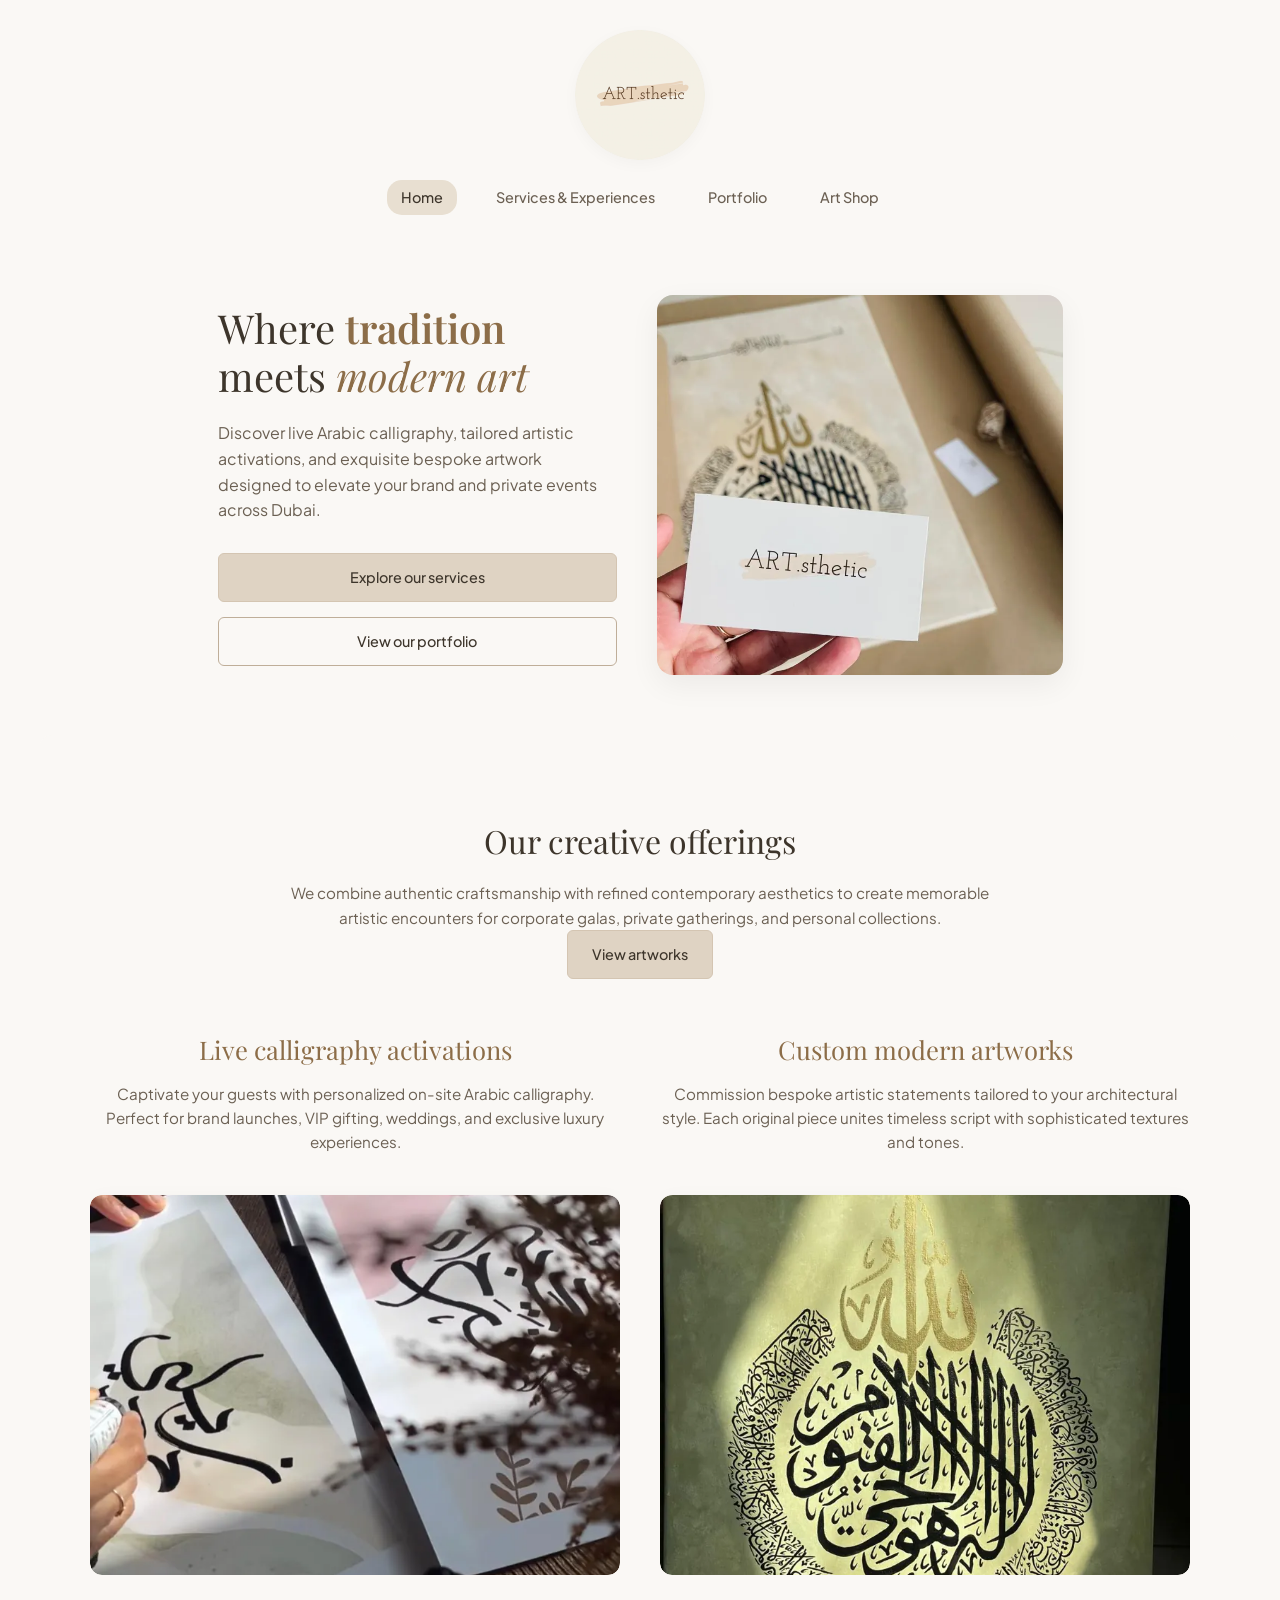
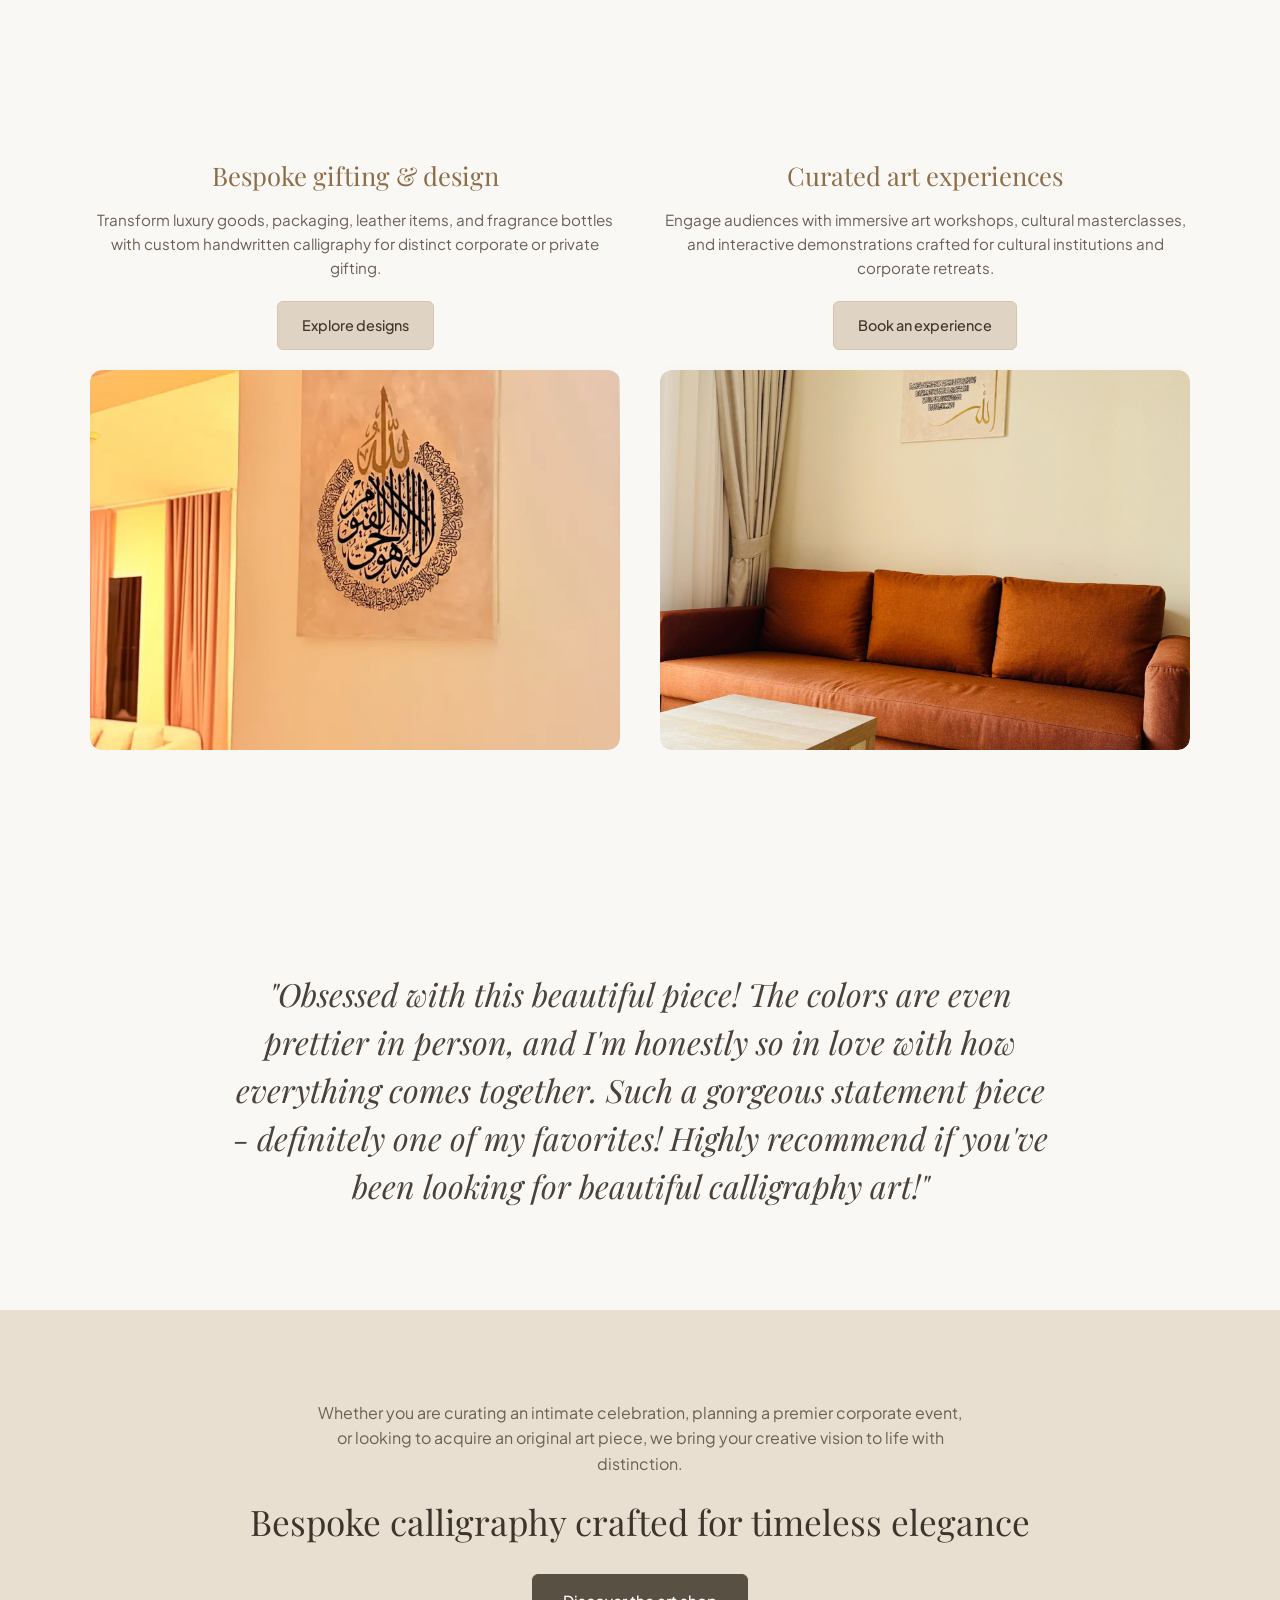
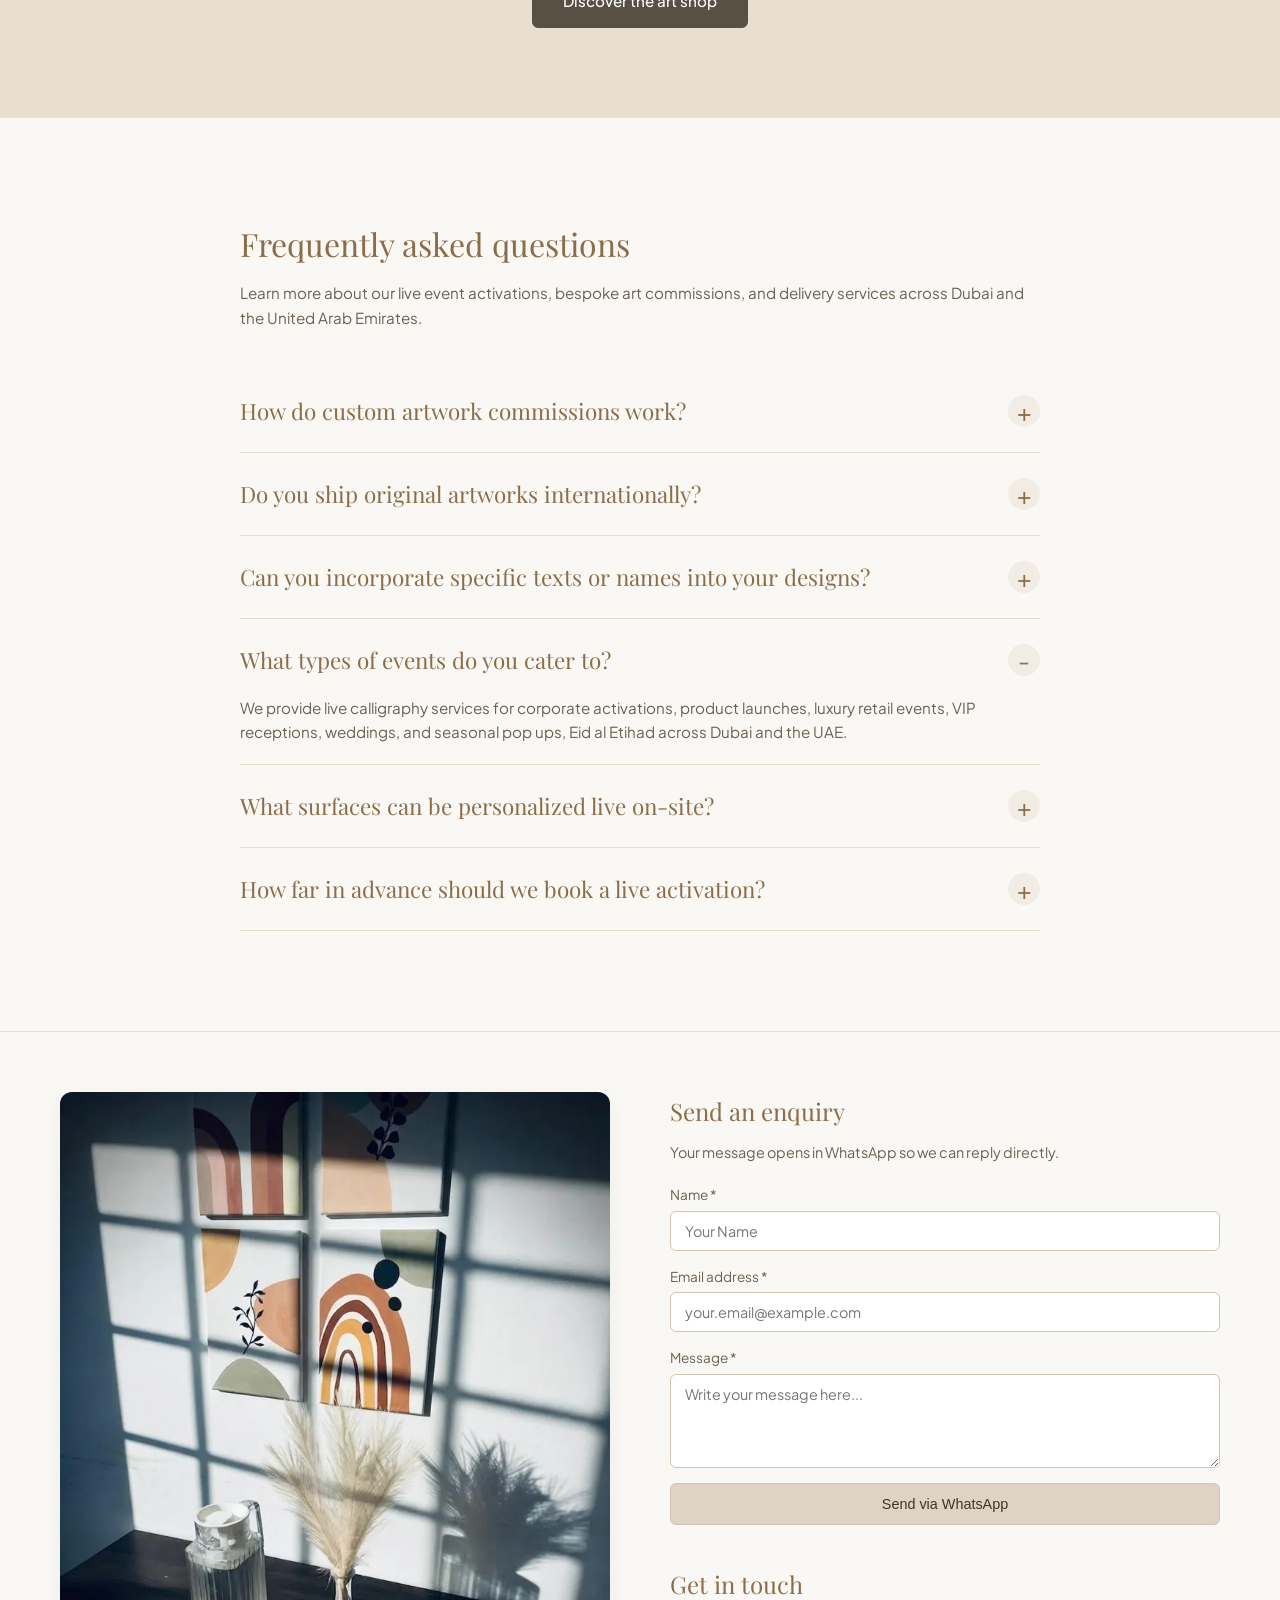
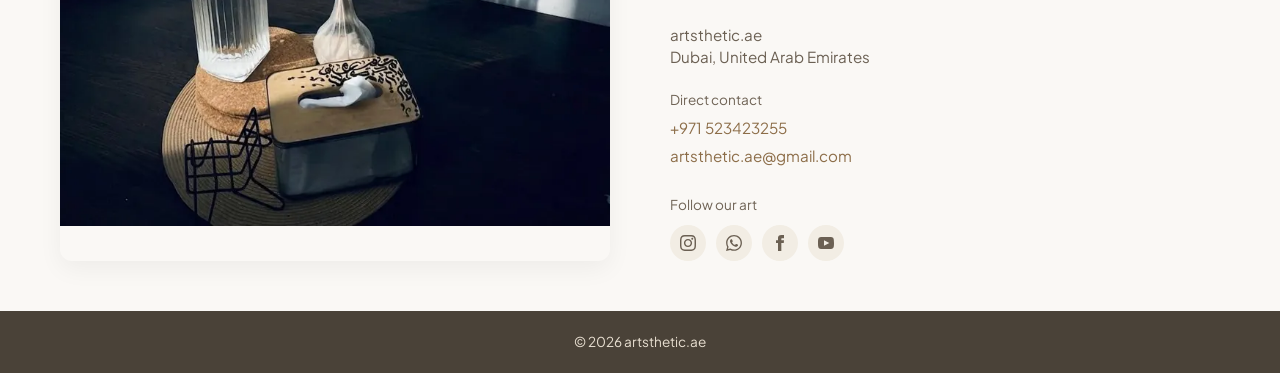
<file: index.html>
<!DOCTYPE html>
<html lang="en">
<head>
    <meta charset="UTF-8">
    <meta name="viewport" content="width=device-width, initial-scale=1.0">
    <title>ART.sthetic | Arabic Calligraphy & Custom Art</title>
    <meta name="description" content="Live Arabic calligraphy, bespoke artwork commissions and luxury event activations in Dubai by ART.sthetic.">
    <link rel="canonical" href="https://aminarazak.github.io/artsthetic.ae/">
    <meta property="og:type" content="website">
    <meta property="og:site_name" content="ART.sthetic">
    <meta property="og:title" content="ART.sthetic | Arabic Calligraphy & Custom Art">
    <meta property="og:description" content="Live Arabic calligraphy, bespoke artwork commissions and luxury event activations in Dubai by ART.sthetic.">
    <meta property="og:url" content="https://aminarazak.github.io/artsthetic.ae/">
    <meta property="og:image" content="https://aminarazak.github.io/artsthetic.ae/images/og-image.jpg">
    <meta name="twitter:card" content="summary_large_image">
    <link rel="icon" type="image/png" href="images/favicon.png">
    <link rel="apple-touch-icon" href="images/apple-touch-icon.png">
    <link rel="preconnect" href="https://fonts.googleapis.com">
    <link rel="preconnect" href="https://fonts.gstatic.com" crossorigin>
    <link href="https://fonts.googleapis.com/css2?family=Playfair+Display:ital,wght@0,400;0,600;1,400&family=Plus+Jakarta+Sans:wght@300;400;500;600&display=swap" rel="stylesheet">
    <link rel="stylesheet" href="style.css">
</head>
<body>

    <!-- Header / Logo Section -->
    <header class="site-header">
        <div class="logo-container">
            <a href="index.html">
                <img src="images/logo.png" alt="ART.sthetic Logo" class="logo-img" width="130" height="130">
            </a>
        </div>
        <button class="nav-toggle" type="button" aria-label="Open menu" aria-expanded="false" aria-controls="main-nav">
            <span></span><span></span><span></span>
        </button>
        <nav class="main-nav" id="main-nav">
            <a href="index.html" class="active">Home</a>
            <a href="services.html">Services & Experiences</a>
            <a href="portfolio.html">Portfolio</a>
            <a href="shop.html">Art Shop</a>
        </nav>
    </header>
    <div class="nav-overlay"></div>

    <!-- Hero Section -->
<!-- Hero Section -->
<section class="hero-section">
    <div class="hero-container">
        <div class="hero-grid">
            <!-- Left Side: Text and Buttons -->
            <div class="hero-content">
                <h1>Where <span>tradition</span> meets <em>modern art</em></h1>
                <p>Discover live Arabic calligraphy, tailored artistic activations, and exquisite bespoke artwork designed to elevate your brand and private events across Dubai.</p>
                <div class="hero-buttons">
                    <a href="services.html" class="btn primary-btn">Explore our services</a>
                    <a href="portfolio.html" class="btn secondary-btn">View our portfolio</a>
                </div>
            </div>
            <!-- Right Side: Medium Image -->
            <div class="hero-image-wrapper">
                <img src="images/image1.webp" srcset="images/image1-480.webp 480w, images/image1.webp 750w" sizes="(max-width: 767px) 100vw, 600px" width="750" height="1000" alt="Gold Arabic calligraphy canvas with an ART.sthetic business card" fetchpriority="high" decoding="async">
            </div>
        </div>
    </div>
</section>

  <!-- Combined Grid Section replacing the old banner -->
  <section class="showcase-section">
        
    <!-- Section Intro Title -->
    <div class="offerings-text-box">
        <h2>Our creative offerings</h2>
        <p>We combine authentic craftsmanship with refined contemporary aesthetics to create memorable artistic encounters for corporate galas, private gatherings, and personal collections.</p>
        <a href="portfolio.html" class="btn primary-btn">View artworks</a>

    </div>

    <!-- Side-by-Side Grid -->
    <div class="showcase-grid">
        
        <!-- Feature 1: Live Calligraphy Activations with Button -->
        <div class="showcase-card">
            <div class="showcase-header">
                <h3>Live calligraphy activations</h3>
                <p>Captivate your guests with personalized on-site Arabic calligraphy. Perfect for brand launches, VIP gifting, weddings, and exclusive luxury experiences.</p>
            </div>
            <div class="showcase-image-container">
                <img src="images/image2.webp" srcset="images/image2-480.webp 480w, images/image2.webp 699w" sizes="(max-width: 767px) 100vw, 600px" width="699" height="1000" alt="Arabic calligraphy being written live on paper" loading="lazy" decoding="async">
            </div>
        </div>

        <!-- Feature 2: Custom Modern Artworks -->
        <div class="showcase-card">
            <div class="showcase-header">
                <h3>Custom modern artworks</h3>
                <p>Commission bespoke artistic statements tailored to your architectural style. Each original piece unites timeless script with sophisticated textures and tones.</p>
            </div>
            <div class="showcase-image-container">
                <img src="images/image3.webp" srcset="images/image3-480.webp 480w, images/image3.webp 750w" sizes="(max-width: 767px) 100vw, 600px" width="750" height="1000" alt="Ayatul Kursi calligraphy canvas in sage and gold" loading="lazy" decoding="async">
            </div>
        </div>

    </div>
</section>
<!-- Second Grid Section: Bespoke Gifting & Curated Experiences -->
<section class="showcase-section secondary-showcase">
    <div class="showcase-grid">
        
        <!-- Feature 1: Bespoke Gifting & Design -->
        <div class="showcase-card">
            <div class="showcase-header">
                <h3>Bespoke gifting & design</h3>
                <p>Transform luxury goods, packaging, leather items, and fragrance bottles with custom handwritten calligraphy for distinct corporate or private gifting.</p>
                <a href="portfolio.html" class="btn primary-btn">Explore designs</a>
            </div>
            <div class="showcase-image-container">
                <img src="images/img4.webp" srcset="images/img4-480.webp 480w, images/img4.webp 818w" sizes="(max-width: 767px) 100vw, 600px" width="818" height="1000" alt="Ayatul Kursi calligraphy canvas in a warmly lit living room" loading="lazy" decoding="async">
            </div>
        </div>

        <!-- Feature 2: Curated Art Experiences -->
        <div class="showcase-card">
            <div class="showcase-header">
                <h3>Curated art experiences</h3>
                <p>Engage audiences with immersive art workshops, cultural masterclasses, and interactive demonstrations crafted for cultural institutions and corporate retreats.</p>
                <a href="https://wa.me/971523423255?text=Hello%20ART.sthetic!%20I%27d%20like%20to%20book%20an%20art%20experience." target="_blank" rel="noopener" class="btn primary-btn">Book an experience</a>
            </div>
            <div class="showcase-image-container">
                <img src="images/imagesofa.webp" srcset="images/imagesofa.webp 480w, images/imagesofa.webp 824w" sizes="(max-width: 767px) 100vw, 600px" width="824" height="1000" alt="Framed Arabic calligraphy hanging above a orange sofa" loading="lazy" decoding="async">
            </div>
        </div>

    </div>
</section>
<!-- Testimonial Section -->
<section class="testimonial-section">
    <div class="testimonial-content">
        <blockquote>
            "Obsessed with this beautiful piece!
            The colors are even prettier in person, and I'm honestly so in love with how everything comes together.
            Such a gorgeous statement piece - definitely one of my favorites!
            Highly recommend if you've been looking for beautiful calligraphy art!"
        </blockquote>
    </div>
</section>

<!-- Final Call-to-Action Footer Section -->
<section class="cta-footer-section">
    <div class="cta-content">
        <p>Whether you are curating an intimate celebration, planning a premier corporate event, or looking to acquire an original art piece, we bring your creative vision to life with distinction.</p>
        <h2>Bespoke calligraphy crafted for timeless elegance</h2>
        <a href="shop.html" class="btn dark-btn">Discover the art shop</a>
    </div>
</section>
<!-- Frequently Asked Questions Section -->
<section class="faq-section">
    <div class="faq-container">
        <div class="faq-intro">
            <h2>Frequently asked questions</h2>
            <p>Learn more about our live event activations, bespoke art commissions, and delivery services across Dubai and the United Arab Emirates.</p>
        </div>

        <div class="faq-list">
            <!-- FAQ Item 1 (Expanded by default) -->
            <div class="faq-item">
                <button class="faq-question" type="button" aria-expanded="false">
                    <span>How do custom artwork commissions work?</span>
                    <span class="faq-icon" aria-hidden="true">+</span>
                </button>
                <div class="faq-answer">
                    <p>We begin with a consultation to determine your style preferences, canvas dimensions, color palette, and chosen script or poetry. We then prepare design sketches before completing the final artwork.</p>
                </div>
            </div>

            <!-- FAQ Item 2 -->
            <div class="faq-item">
                <button class="faq-question" type="button" aria-expanded="false">
                    <span>Do you ship original artworks internationally?</span>
                    <span class="faq-icon" aria-hidden="true">+</span>
                </button>
                <div class="faq-answer">
                    <p>Yes, we carefully package and ship our original modern artworks and custom pieces to clients both within the UAE and internationally.</p>
                </div>
            </div> 

            <!-- FAQ Item 3 -->
            <div class="faq-item">
                <button class="faq-question" type="button" aria-expanded="false">
                    <span>Can you incorporate specific texts or names into your designs?</span>
                    <span class="faq-icon" aria-hidden="true">+</span>
                </button>
                <div class="faq-answer">
                    <p>Absolutely. Every piece can be customized with names, meaningful quotes, poetry, or verses tailored specifically to your personal or corporate requirements.</p>
                </div>
            </div>
            <!-- FAQ Item 4 -->
            <div class="faq-item active">
                <button class="faq-question" type="button" aria-expanded="true">
                    <span>What types of events do you cater to?</span>
                    <span class="faq-icon" aria-hidden="true">-</span>
                </button>
                <div class="faq-answer">
                    <p>We provide live calligraphy services for corporate activations, product launches, luxury retail events, VIP receptions, weddings, and seasonal pop ups, Eid al Etihad across Dubai and the UAE.</p>
                </div>
            </div> 

            <!-- FAQ Item 5 -->
            <div class="faq-item">
                <button class="faq-question" type="button" aria-expanded="false">
                    <span>What surfaces can be personalized live on-site?</span>
                    <span class="faq-icon" aria-hidden="true">+</span>
                </button>
                <div class="faq-answer">
                    <p>We personalize a wide variety of materials including handmade paper, cardstock, leather goods, glass bottles, acrylic blocks, and ceramic items using specialized inks and pens.</p>
                </div>
            </div> 

            <!-- FAQ Item 6 -->
            <div class="faq-item">
                <button class="faq-question" type="button" aria-expanded="false">
                    <span>How far in advance should we book a live activation?</span>
                    <span class="faq-icon" aria-hidden="true">+</span>
                </button>
                <div class="faq-answer">
                    <p>We recommend booking at least 2 to 4 weeks in advance to secure your preferred date, especially during peak event seasons and holidays in Dubai.</p>
                </div>
            </div> 
        </div>
    </div>
</section>
<script>
    document.querySelectorAll('.faq-question').forEach(button => {
        button.addEventListener('click', () => {
            const faqItem = button.parentElement;
            const isActive = faqItem.classList.contains('active');
            
            // Optional: Close other open items if you only want one open at a time
            // document.querySelectorAll('.faq-item').forEach(item => {
            //     item.classList.remove('active');
            //     item.querySelector('.faq-icon').textContent = '+';
            // });

            if (isActive) {
                faqItem.classList.remove('active');
                button.setAttribute('aria-expanded', 'false');
                button.querySelector('.faq-icon').textContent = '+';
            } else {
                faqItem.classList.add('active');
                button.setAttribute('aria-expanded', 'true');
                button.querySelector('.faq-icon').textContent = '-';
            }
        });
    });
</script>
<!-- Footer / Contact Section -->
<footer class="site-footer">
    <div class="footer-grid">
        
        <!-- Left Side: Aesthetic Image Showcase -->
        <div class="footer-image-side">
            <img src="images/image7.webp" srcset="images/image7-480.webp 480w, images/image7.webp 750w" sizes="(max-width: 767px) 100vw, 600px" width="750" height="1000" alt="Boho abstract canvases in window light with dried pampas" loading="lazy" decoding="async">
        </div>

        <!-- Right Side: Forms, Contact info & Map -->
        <div class="footer-content-side">
            
            <!-- Enquiry Form Section (opens WhatsApp) -->
            <div class="footer-block">
                <h3>Send an enquiry</h3>
                <p class="form-note">Your message opens in WhatsApp so we can reply directly.</p>
                <form class="comment-form" onsubmit="sendToWhatsApp(event)">
                    <div class="form-group">
                        <label for="name">Name *</label>
                        <input type="text" id="name" required placeholder="Your Name">
                    </div>
                
                    <div class="form-group">
                        <label for="email">Email address *</label>
                        <input type="email" id="email" required placeholder="your.email@example.com">
                    </div>
                
                    <div class="form-group">
                        <label for="message">Message *</label>
                        <textarea id="message" rows="4" required placeholder="Write your message here..."></textarea>
                    </div>
                
                    <button type="submit" class="btn primary-btn submit-btn">Send via WhatsApp</button>
                </form>
            </div>

            <!-- Get In Touch Info -->
            <div class="footer-block">
                <h3>Get in touch</h3>
                <p class="company-tagline">artsthetic.ae</p>
                <p class="company-address">Dubai, United Arab Emirates</p>
                
                <div class="contact-details">
                    <p class="contact-label">Direct contact</p>
                    <a href="tel:+971523423255" class="contact-link">+971 523423255</a>
                    <a href="mailto:artsthetic.ae@gmail.com" class="contact-link">artsthetic.ae@gmail.com</a>
                </div>
         

             <div class="social-follow">
                    <p>Follow our art</p>
                    <div class="social-icons">
                    <!-- Instagram -->
                    <a href="https://instagram.com/art.sthetic.ae" target="_blank" rel="noopener" class="social-icon" aria-label="Instagram">
                        <svg width="16" height="16" fill="currentColor" viewBox="0 0 24 24"><path d="M12 2.163c3.204 0 3.584.012 4.85.07 3.252.148 4.771 1.691 4.919 4.919.058 1.265.069 1.645.069 4.849 0 3.205-.012 3.584-.069 4.849-.149 3.225-1.664 4.771-4.919 4.919-1.266.058-1.644.07-4.85.07-3.204 0-3.584-.012-4.849-.07-3.26-.149-4.771-1.699-4.919-4.92-.058-1.265-.07-1.644-.07-4.849 0-3.204.013-3.583.07-4.849.149-3.227 1.664-4.771 4.919-4.919 1.266-.057 1.645-.069 4.849-.069zm0-2.163c-3.259 0-3.667.014-4.947.072-4.358.2-6.78 2.618-6.98 6.98-.059 1.281-.073 1.689-.073 4.948 0 3.259.014 3.668.072 4.948.2 4.358 2.618 6.78 6.98 6.98 1.281.058 1.689.072 4.948.072 3.259 0 3.668-.014 4.948-.072 4.354-.2 6.782-2.618 6.979-6.98.059-1.28.073-1.689.073-4.948 0-3.259-.014-3.667-.072-4.947-.196-4.354-2.617-6.78-6.979-6.98-1.281-.059-1.69-.073-4.949-.073zm0 5.838c-3.403 0-6.162 2.759-6.162 6.162s2.759 6.163 6.162 6.163 6.162-2.759 6.162-6.163c0-3.403-2.759-6.162-6.162-6.162zm0 10.162c-2.209 0-4-1.79-4-4 0-2.209 1.791-4 4-4s4 1.791 4 4c0 2.21-1.791 4-4 4zm6.406-11.845c-.796 0-1.441.645-1.441 1.44s.645 1.44 1.441 1.44c.795 0 1.439-.645 1.439-1.44s-.644-1.44-1.439-1.44z"/></svg>
                    </a>
                    <!-- WhatsApp -->
                    <a href="https://wa.me/971523423255" target="_blank" rel="noopener" class="social-icon" aria-label="WhatsApp">
                        <svg width="16" height="16" fill="currentColor" viewBox="0 0 24 24"><path d="M.057 24l1.687-6.163c-1.041-1.804-1.588-3.849-1.587-5.946.003-6.556 5.338-11.891 11.893-11.891 3.181.001 6.167 1.24 8.413 3.488 2.245 2.248 3.481 5.236 3.48 8.414-.003 6.557-5.338 11.892-11.893 11.892-1.99-.001-3.951-.5-5.688-1.448l-6.305 1.654zm6.597-3.807c1.676.995 3.276 1.591 5.392 1.592 5.448 0 9.886-4.434 9.889-9.885.002-5.462-4.415-9.89-9.881-9.892-5.452 0-9.887 4.434-9.889 9.884-.001 2.225.651 3.891 1.746 5.634l-.999 3.648 3.742-.981zm11.387-5.464c-.074-.124-.272-.198-.57-.347-.297-.149-1.758-.868-2.031-.967-.272-.099-.47-.149-.669.149-.198.297-.768.967-.941 1.165-.173.198-.347.223-.644.074-.297-.149-1.255-.462-2.39-1.475-.883-.788-1.48-1.761-1.653-2.059-.173-.297-.018-.458.13-.606.134-.133.297-.347.446-.521.151-.172.2-.296.3-.495.099-.198.05-.372-.025-.521-.075-.148-.669-1.611-.916-2.206-.242-.579-.487-.501-.669-.51l-.57-.01c-.198 0-.52.074-.792.372s-1.04 1.016-1.04 2.479 1.065 2.876 1.213 3.074c.149.198 2.095 3.2 5.076 4.487.709.306 1.263.489 1.694.626.712.226 1.36.194 1.872.118.571-.085 1.758-.719 2.006-1.413.248-.695.248-1.29.173-1.414z"/></svg>
                    </a>
                    <!-- Facebook -->
                    <a href="https://www.facebook.com/share/1EHKfUYZZa/?mibextid=wwXIfr" target="_blank" rel="noopener" class="social-icon" aria-label="Facebook">
                        <svg width="16" height="16" fill="currentColor" viewBox="0 0 24 24"><path d="M9 8h-3v4h3v12h5v-12h3.642l.358-4h-4v-1.667c0-.955.192-1.333 1.115-1.333h2.885v-5h-3.808c-3.596 0-5.192 1.583-5.192 4.615v3.385z"/></svg>
                    </a>
                    <!-- YouTube -->
                    <a href="https://youtube.com/@amina-d4s2t?si=42t1UaNTRmc-JdF9" target="_blank" rel="noopener" class="social-icon" aria-label="YouTube">
                        <svg width="16" height="16" fill="currentColor" viewBox="0 0 24 24"><path d="M19.615 3.184c-3.604-.246-11.631-.245-15.23 0-3.897.266-4.356 2.62-4.385 8.816.029 6.185.484 8.549 4.385 8.816 3.6.245 11.626.246 15.23 0 3.897-.266 4.356-2.62 4.385-8.816-.029-6.185-.484-8.549-4.385-8.816zm-10.615 12.816v-8l8 3.993-8 4.007z"/></svg>
                    </a>
                </div>
                </div>
            </div>

        </div>
    </div>

    <!-- Copyright Bar -->
    <div class="footer-bottom-bar">
        <p>&copy; 2026 artsthetic.ae</p>
    </div>
</footer>
<!-- WhatsApp Direct Form Script -->
<script>
    function sendToWhatsApp(e) {
        e.preventDefault(); // Prevents page reload
        
        var name = document.getElementById('name').value;
        var email = document.getElementById('email').value;
        var message = document.getElementById('message').value;
        
        var phoneNumber = "971523423255"; // Your Dubai contact number
        var text = "Hello ART.sthetic! New enquiry from the website:\n\n" +
                   "Name: " + name + "\n" +
                   "Email: " + email + "\n" +
                   "Message: " + message;
        
        // Opens WhatsApp chat pre-filled with the user's name, email, and message
        window.open("https://wa.me/" + phoneNumber + "?text=" + encodeURIComponent(text), '_blank');
    }
    </script>

<script src="nav.js"></script>
</body>
</html>
</file>
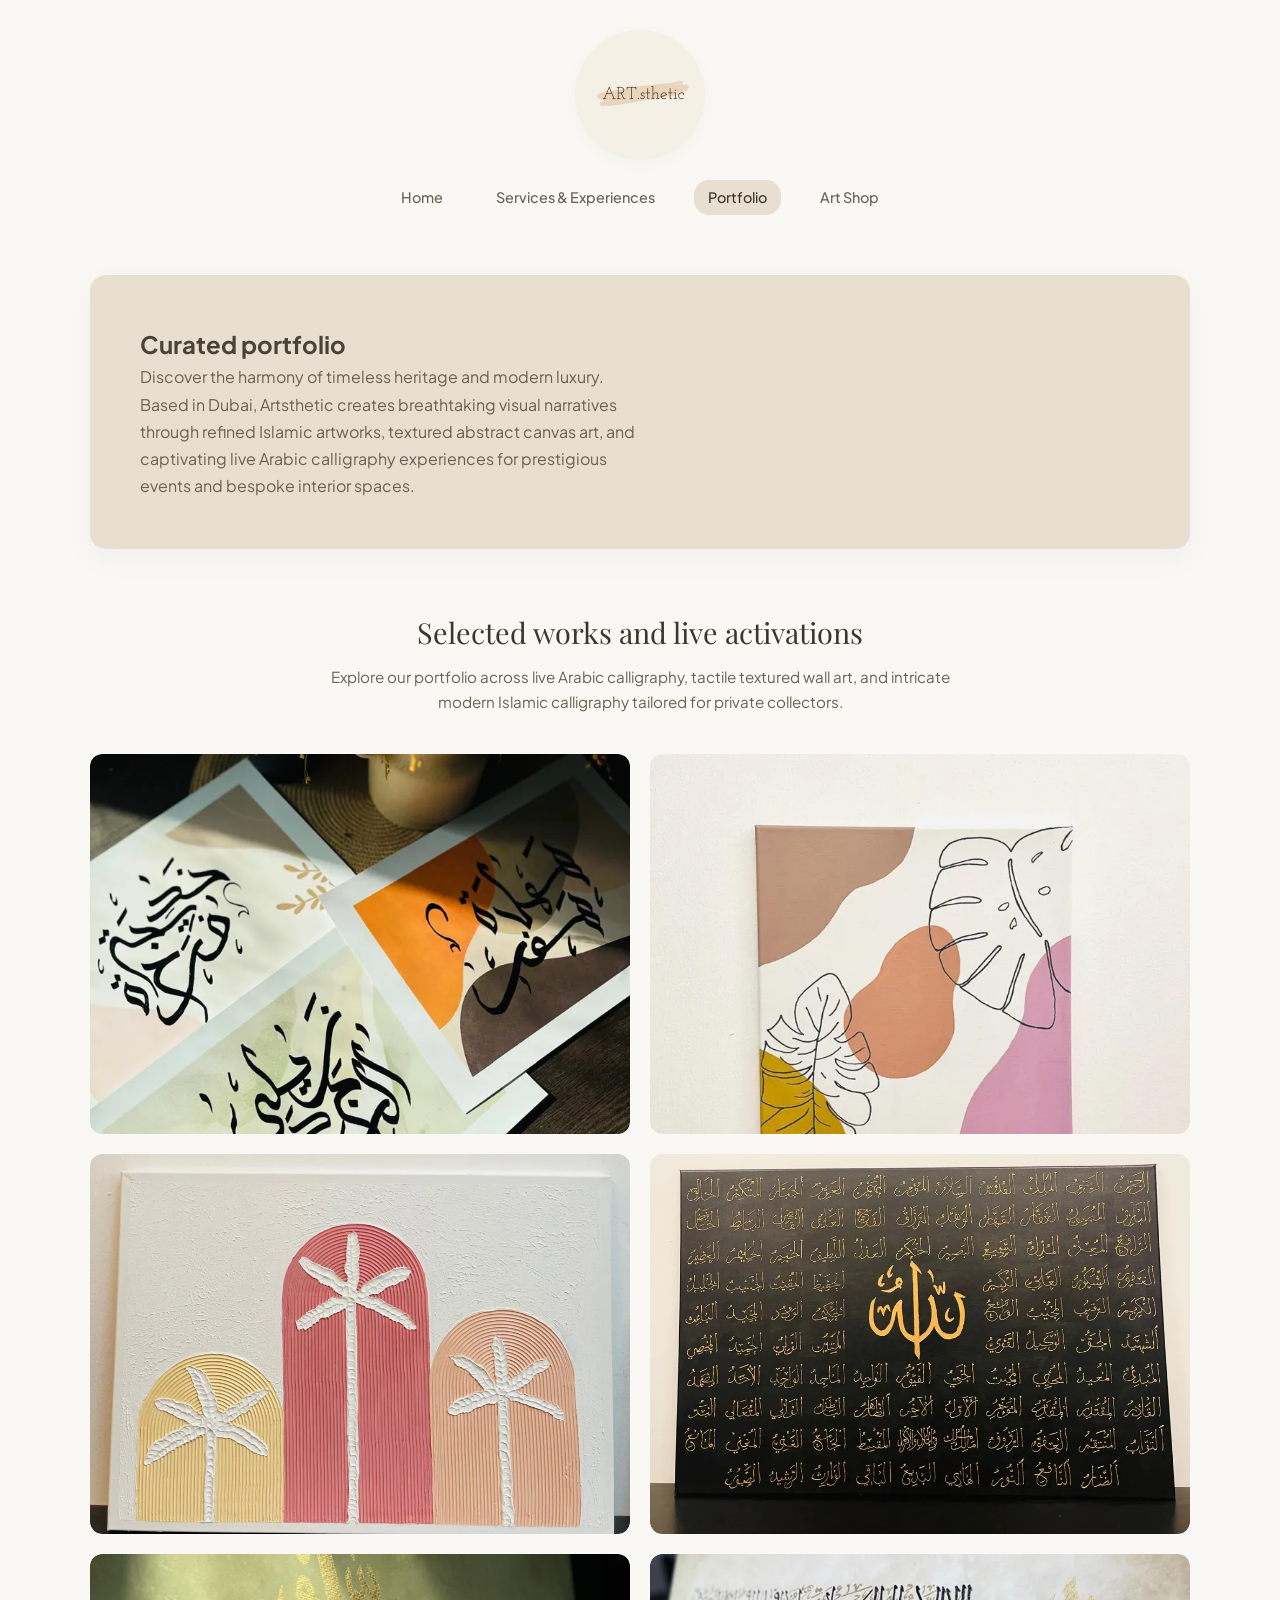
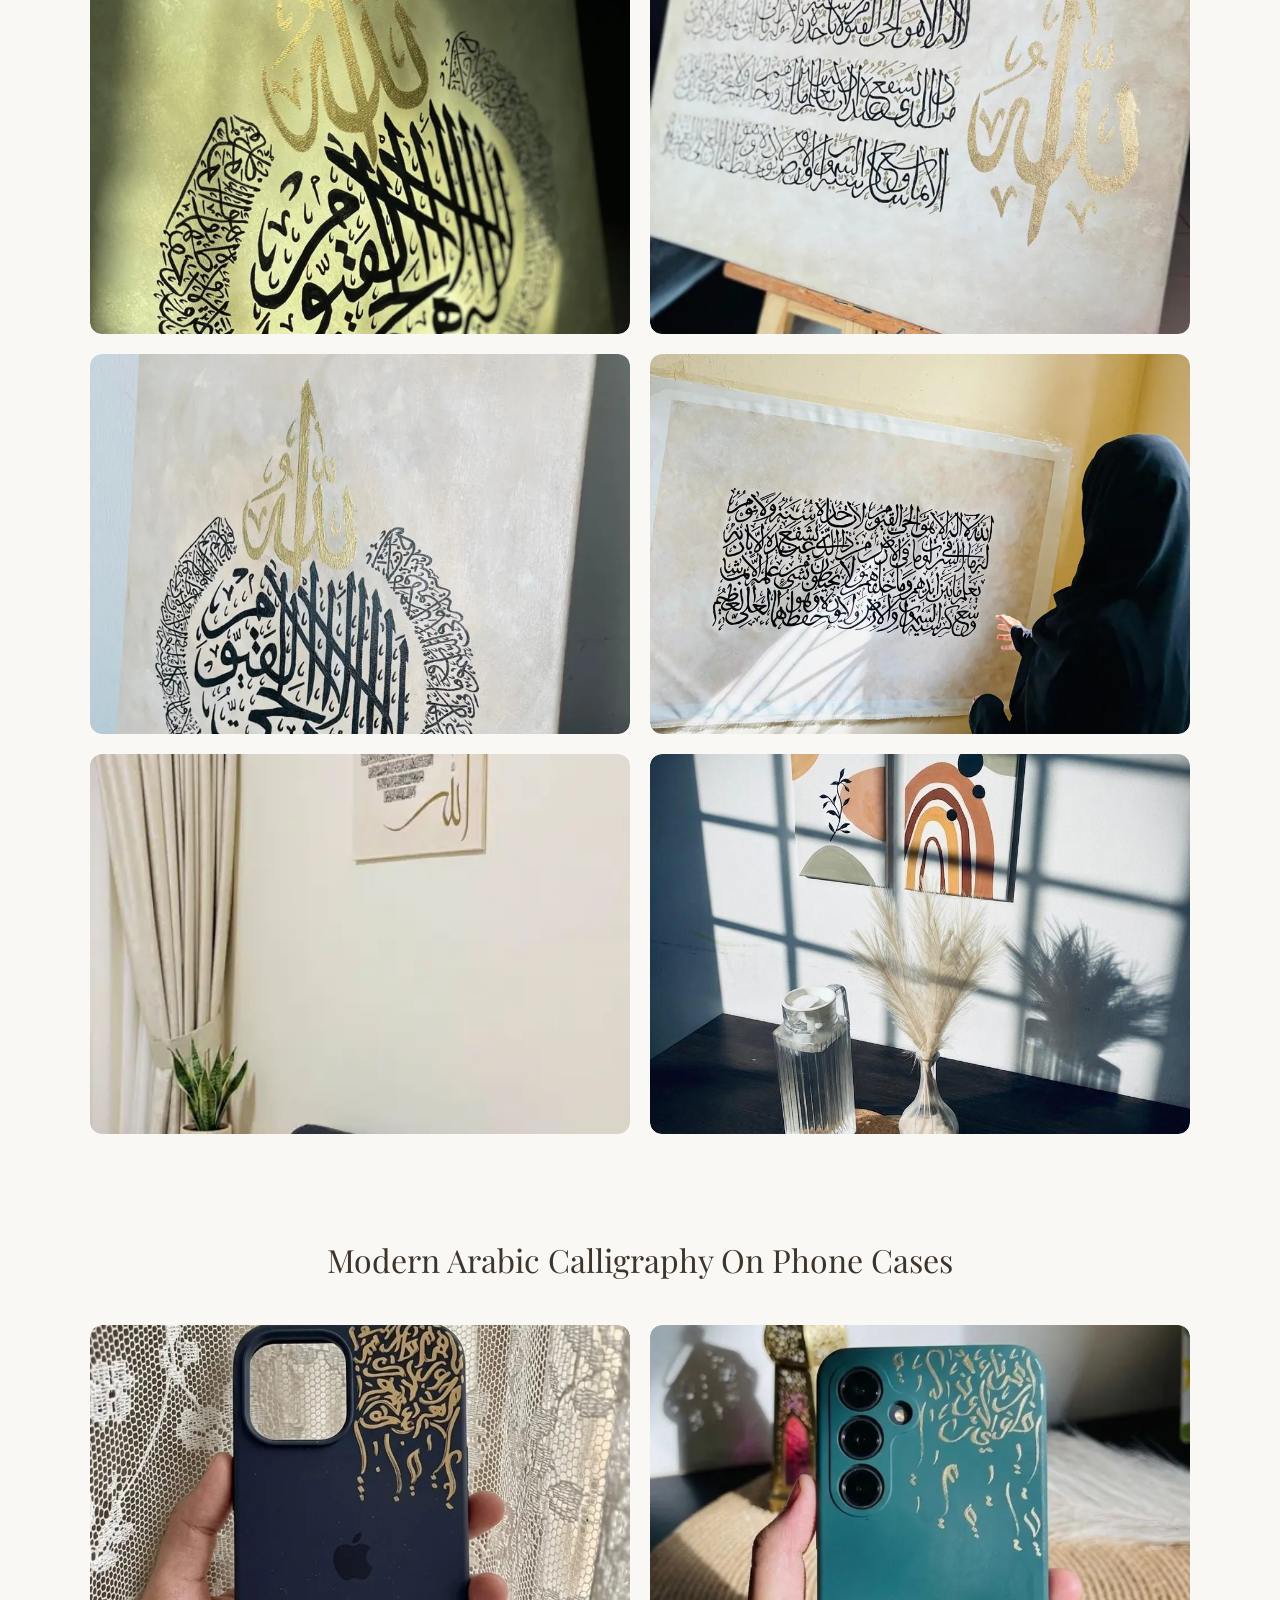
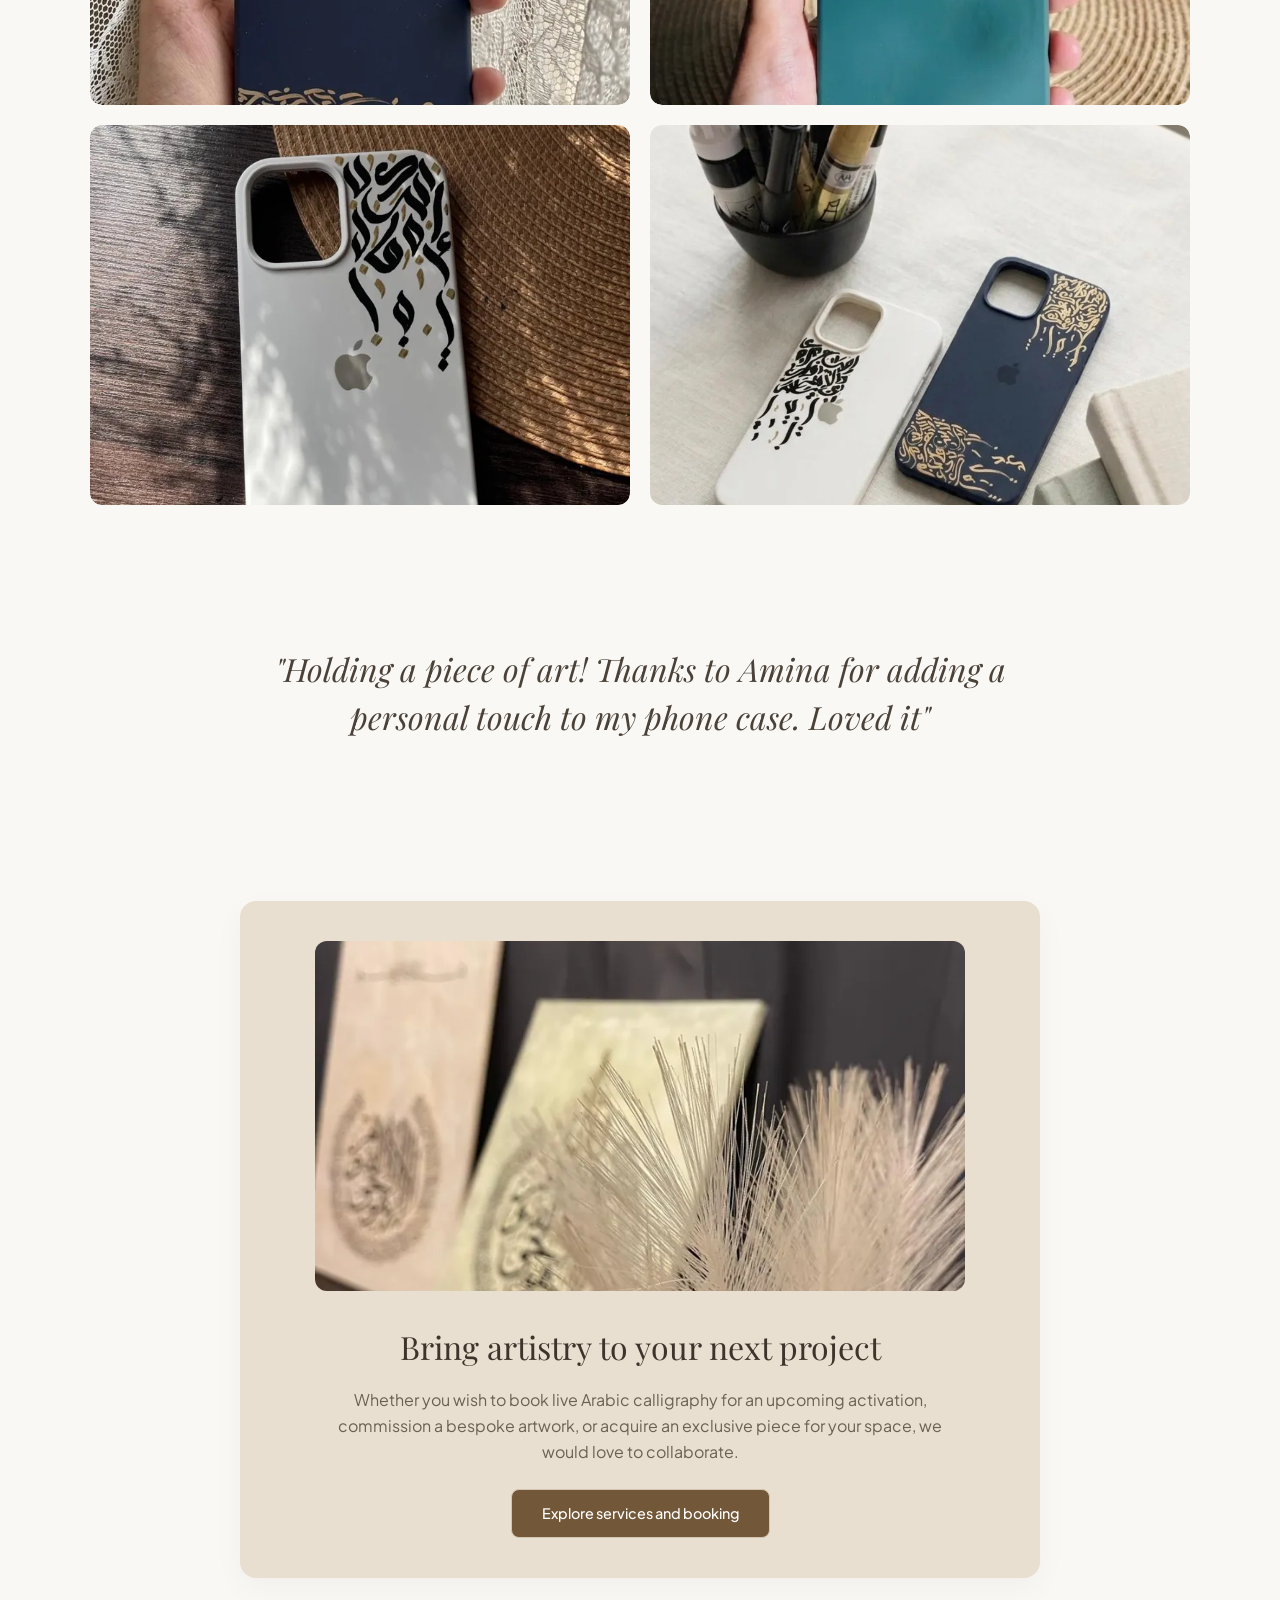
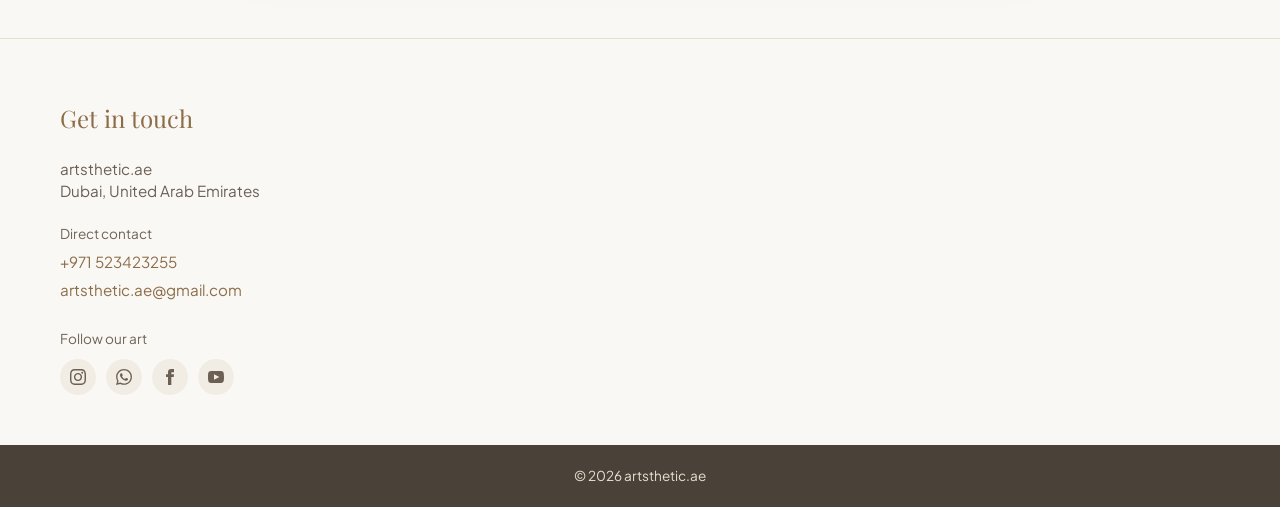
<file: portfolio.html>
<!DOCTYPE html>
<html lang="en">
<head>
    <meta charset="UTF-8">
    <meta name="viewport" content="width=device-width, initial-scale=1.0">
    <title>Curated Portfolio | ART.sthetic</title>
    <meta name="description" content="Selected works by ART.sthetic: live Arabic calligraphy, textured wall art, Islamic calligraphy canvases and custom phone cases.">
    <link rel="canonical" href="https://aminarazak.github.io/artsthetic.ae/portfolio.html">
    <meta property="og:type" content="website">
    <meta property="og:site_name" content="ART.sthetic">
    <meta property="og:title" content="Curated Portfolio | ART.sthetic">
    <meta property="og:description" content="Selected works by ART.sthetic: live Arabic calligraphy, textured wall art, Islamic calligraphy canvases and custom phone cases.">
    <meta property="og:url" content="https://aminarazak.github.io/artsthetic.ae/portfolio.html">
    <meta property="og:image" content="https://aminarazak.github.io/artsthetic.ae/images/og-image.jpg">
    <meta name="twitter:card" content="summary_large_image">
    <link rel="icon" type="image/png" href="images/favicon.png">
    <link rel="apple-touch-icon" href="images/apple-touch-icon.png">
    <link rel="preconnect" href="https://fonts.googleapis.com">
    <link rel="preconnect" href="https://fonts.gstatic.com" crossorigin>
    <link href="https://fonts.googleapis.com/css2?family=Playfair+Display:ital,wght@0,400;0,600;1,400&family=Plus+Jakarta+Sans:wght@300;400;500;600&display=swap" rel="stylesheet">
    <link rel="stylesheet" href="style.css">
</head>
<body>

    <!-- Header / Logo Section -->
    <header class="site-header">
        <div class="logo-container">
            <a href="index.html">
                <img src="images/logo.png" alt="ART.sthetic Logo" class="logo-img" width="130" height="130">
            </a>
        </div>
        <button class="nav-toggle" type="button" aria-label="Open menu" aria-expanded="false" aria-controls="main-nav">
            <span></span><span></span><span></span>
        </button>
        <nav class="main-nav" id="main-nav">
            <a href="index.html">Home</a>
            <a href="services.html">Services & Experiences</a>
            <a href="portfolio.html" class="active">Portfolio</a>
            <a href="shop.html">Art Shop</a>
        </nav>
    </header>
    <div class="nav-overlay"></div>

    <!-- Portfolio Intro Section -->
    <section class="portfolio-intro-section">
        <div class="portfolio-intro-container">
            <div class="portfolio-intro-card">
                <div class="portfolio-text">
                    <h1>Curated portfolio</h1>
                    <p>Discover the harmony of timeless heritage and modern luxury. Based in Dubai, Artsthetic creates breathtaking visual narratives through refined Islamic artworks, textured abstract canvas art, and captivating live Arabic calligraphy experiences for prestigious events and bespoke interior spaces.</p>
                </div>
                
            </div>
        </div>
    </section>

    <!-- Selected Works & Live Activations Section -->
    <section class="portfolio-grid-section">
        <div class="portfolio-grid-container">
            <div class="section-title-box">
                <h2>Selected works and live activations</h2>
                <p>Explore our portfolio across live Arabic calligraphy, tactile textured wall art, and intricate modern Islamic calligraphy tailored for private collectors.</p>
            </div>

            <!-- Responsive Portfolio Image Grid -->
            <div class="portfolio-grid">
                <div class="portfolio-item">
                    <img src="images/img9.webp" srcset="images/img9-480.webp 480w, images/img9.webp 750w" sizes="(max-width: 767px) 100vw, 600px" width="750" height="1000" alt="Arabic calligraphy pieces on paper with dried flowers" loading="lazy" decoding="async">
                </div>
                <div class="portfolio-item">
                    <img src="images/img11.webp" srcset="images/img11-480.webp 480w, images/img11.webp 750w" sizes="(max-width: 767px) 100vw, 600px" width="750" height="1000" alt="Abstract canvas with blush shapes and line-drawn leaves" loading="lazy" decoding="async">
                </div>
                <div class="portfolio-item">
                    <img src="images/img12.webp" srcset="images/img12-480.webp 480w, images/img12.webp 1000w" sizes="(max-width: 767px) 100vw, 600px" width="1000" height="896" alt="Textured palm tree arches canvas in pink and yellow" loading="lazy" decoding="async">
                </div>
                <div class="portfolio-item">
                    <img src="images/img13.webp" srcset="images/img13-480.webp 480w, images/img13.webp 1000w" sizes="(max-width: 767px) 100vw, 600px" width="1000" height="971" alt="Black canvas with gold Asmaul Husna calligraphy" loading="lazy" decoding="async">
                </div>
                <div class="portfolio-item">
                    <img src="images/img14.webp" srcset="images/img14-480.webp 480w, images/img14.webp 750w" sizes="(max-width: 767px) 100vw, 600px" width="750" height="1000" alt="Ayatul Kursi calligraphy canvas lit by a spotlight" loading="lazy" decoding="async">
                </div>
                <div class="portfolio-item">
                    <img src="images/img15.webp" srcset="images/img15-480.webp 480w, images/img15.webp 750w" sizes="(max-width: 767px) 100vw, 600px" width="750" height="1000" alt="Arabic calligraphy canvas with gold Allah lettering on an easel" loading="lazy" decoding="async">
                </div>
                <div class="portfolio-item">
                    <img src="images/img10.webp" srcset="images/img10-480.webp 480w, images/img10.webp 750w" sizes="(max-width: 767px) 100vw, 600px" width="750" height="1000" alt="Ayatul Kursi calligraphy canvas with gold Allah lettering" loading="lazy" decoding="async">
                </div>
                <div class="portfolio-item">
                    <img src="images/img17.webp" srcset="images/img17-480.webp 480w, images/img17.webp 1000w" sizes="(max-width: 767px) 100vw, 600px" width="1000" height="943" alt="Calligrapher working on a large Arabic script canvas" loading="lazy" decoding="async">
                </div>
                <div class="portfolio-item">
                    <img src="images/img5-480.webp" srcset="images/img5-480.webp 480w, images/img5-480.webp 1000w" sizes="(max-width: 767px) 100vw, 600px" width="1000" height="943" alt="Ayatul kursi canvas above navy sofa" loading="lazy" decoding="async">
                </div>
                <div class="portfolio-item">
                    <img src="images/imgtissue.webp" srcset="images/imgtissue.webp 480w, images/imgtissue.webp 1000w" sizes="(max-width: 767px) 100vw, 600px" width="1000" height="943" alt="Ayatul kursi canvas above navy sofa" loading="lazy" decoding="async">
                </div>
            </div>
        </div>
    </section>
    <!-- Phone Cases Grid Section -->
    <section class="phone-cases-section">
        <div class="phone-cases-container">
            <div class="section-title-box">
                <h2>Modern Arabic Calligraphy On Phone Cases</h2>
            </div>
            <div class="phone-cases-grid">
                <div class="phone-case-card">
                    <img src="images/ph1.webp" srcset="images/ph1-480.webp 480w, images/ph1.webp 759w" sizes="(max-width: 767px) 100vw, 600px" width="759" height="1000" alt="Navy phone case with gold Arabic calligraphy" loading="lazy" decoding="async">
                </div>
                <div class="phone-case-card">
                    <img src="images/ph2.webp" srcset="images/ph2-480.webp 480w, images/ph2.webp 802w" sizes="(max-width: 767px) 100vw, 600px" width="802" height="1000" alt="Teal phone case with gold Arabic calligraphy" loading="lazy" decoding="async">
                </div>
                <div class="phone-case-card">
                    <img src="images/ph3.webp" srcset="images/ph3-480.webp 480w, images/ph3.webp 750w" sizes="(max-width: 767px) 100vw, 600px" width="750" height="1000" alt="White phone case with black Arabic calligraphy" loading="lazy" decoding="async">
                </div>
                <div class="phone-case-card">
                    <img src="images/ph4.webp" srcset="images/ph4-480.webp 480w, images/ph4.webp 883w" sizes="(max-width: 767px) 100vw, 600px" width="883" height="1000" alt="Two calligraphy phone cases beside a pen holder" loading="lazy" decoding="async">
                </div>
            </div>
        </div>
    </section>
    <!-- Testimonial Section -->
    <section class="testimonial-section">
        <div class="testimonial-content">
            <blockquote>
                "Holding a piece of art!
                Thanks to Amina for adding a personal touch to my phone case. Loved it"
            </blockquote>
        </div>
    </section>

    <!-- Portfolio Call to Action Section -->
    <section class="portfolio-cta-section">
        <div class="portfolio-cta-container">
            <div class="portfolio-cta-image">
                <img src="images/img18.webp" srcset="images/img18-480.webp 480w, images/img18.webp 750w" sizes="(max-width: 767px) 100vw, 600px" width="750" height="1000" alt="Neutral calligraphy canvases styled with pampas grass" loading="lazy" decoding="async">
            </div>
            <div class="portfolio-cta-content">
                <h2>Bring artistry to your next project</h2>
                <p>Whether you wish to book live Arabic calligraphy for an upcoming activation, commission a bespoke artwork, or acquire an exclusive piece for your space, we would love to collaborate.</p>
                <a href="services.html" class="btn primary-btn">Explore services and booking</a>
            </div>
        </div>
    </section>

    <!-- Footer / Contact Section -->
    <footer class="site-footer">
        <div class="footer-grid">
            <div class="footer-content-side">
                <div class="footer-block">
        <h3>Get in touch</h3>
        <p class="company-tagline">artsthetic.ae</p>
        <p class="company-address">Dubai, United Arab Emirates</p>
        
        <div class="contact-details">
            <p class="contact-label">Direct contact</p>
            <a href="tel:+971523423255" class="contact-link">+971 523423255</a>
            <a href="mailto:artsthetic.ae@gmail.com" class="contact-link">artsthetic.ae@gmail.com</a>
        </div>

        <div class="social-follow">
            <p>Follow our art</p>
            <div class="social-icons">
                <a href="https://instagram.com/art.sthetic.ae" target="_blank" rel="noopener" class="social-icon" aria-label="Instagram">
                    <svg width="16" height="16" fill="currentColor" viewBox="0 0 24 24"><path d="M12 2.163c3.204 0 3.584.012 4.85.07 3.252.148 4.771 1.691 4.919 4.919.058 1.265.069 1.645.069 4.849 0 3.205-.012 3.584-.069 4.849-.149 3.225-1.664 4.771-4.919 4.919-1.266.058-1.644.07-4.85.07-3.204 0-3.584-.012-4.849-.07-3.26-.149-4.771-1.699-4.919-4.92-.058-1.265-.07-1.644-.07-4.849 0-3.204.013-3.583.07-4.849.149-3.227 1.664-4.771 4.919-4.919 1.266-.057 1.645-.069 4.849-.069zm0-2.163c-3.259 0-3.667.014-4.947.072-4.358.2-6.78 2.618-6.98 6.98-.059 1.281-.073 1.689-.073 4.948 0 3.259.014 3.668.072 4.948.2 4.358 2.618 6.78 6.98 6.98 1.281.058 1.689.072 4.948.072 3.259 0 3.668-.014 4.948-.072 4.354-.2 6.782-2.618 6.979-6.98.059-1.28.073-1.689.073-4.948 0-3.259-.014-3.667-.072-4.947-.196-4.354-2.617-6.78-6.979-6.98-1.281-.059-1.69-.073-4.949-.073zm0 5.838c-3.403 0-6.162 2.759-6.162 6.162s2.759 6.163 6.162 6.163 6.162-2.759 6.162-6.163c0-3.403-2.759-6.162-6.162-6.162zm0 10.162c-2.209 0-4-1.79-4-4 0-2.209 1.791-4 4-4s4 1.791 4 4c0 2.21-1.791 4-4 4zm6.406-11.845c-.796 0-1.441.645-1.441 1.44s.645 1.44 1.441 1.44c.795 0 1.439-.645 1.439-1.44s-.644-1.44-1.439-1.44z"/></svg>
                </a>
                <a href="https://wa.me/971523423255" target="_blank" rel="noopener" class="social-icon" aria-label="WhatsApp">
                    <svg width="16" height="16" fill="currentColor" viewBox="0 0 24 24"><path d="M.057 24l1.687-6.163c-1.041-1.804-1.588-3.849-1.587-5.946.003-6.556 5.338-11.891 11.893-11.891 3.181.001 6.167 1.24 8.413 3.488 2.245 2.248 3.481 5.236 3.48 8.414-.003 6.557-5.338 11.892-11.893 11.892-1.99-.001-3.951-.5-5.688-1.448l-6.305 1.654zm6.597-3.807c1.676.995 3.276 1.591 5.392 1.592 5.448 0 9.886-4.434 9.889-9.885.002-5.462-4.415-9.89-9.881-9.892-5.452 0-9.887 4.434-9.889 9.884-.001 2.225.651 3.891 1.746 5.634l-.999 3.648 3.742-.981zm11.387-5.464c-.074-.124-.272-.198-.57-.347-.297-.149-1.758-.868-2.031-.967-.272-.099-.47-.149-.669.149-.198.297-.768.967-.941 1.165-.173.198-.347.223-.644.074-.297-.149-1.255-.462-2.39-1.475-.883-.788-1.48-1.761-1.653-2.059-.173-.297-.018-.458.13-.606.134-.133.297-.347.446-.521.151-.172.2-.296.3-.495.099-.198.05-.372-.025-.521-.075-.148-.669-1.611-.916-2.206-.242-.579-.487-.501-.669-.51l-.57-.01c-.198 0-.52.074-.792.372s-1.04 1.016-1.04 2.479 1.065 2.876 1.213 3.074c.149.198 2.095 3.2 5.076 4.487.709.306 1.263.489 1.694.626.712.226 1.36.194 1.872.118.571-.085 1.758-.719 2.006-1.413.248-.695.248-1.29.173-1.414z"/></svg>
                </a>
                <a href="https://www.facebook.com/share/1EHKfUYZZa/?mibextid=wwXIfr" target="_blank" rel="noopener" class="social-icon" aria-label="Facebook">
                    <svg width="16" height="16" fill="currentColor" viewBox="0 0 24 24"><path d="M9 8h-3v4h3v12h5v-12h3.642l.358-4h-4v-1.667c0-.955.192-1.333 1.115-1.333h2.885v-5h-3.808c-3.596 0-5.192 1.583-5.192 4.615v3.385z"/></svg>
                </a>
                <a href="https://youtube.com/@amina-d4s2t?si=42t1UaNTRmc-JdF9" target="_blank" rel="noopener" class="social-icon" aria-label="YouTube">
                    <svg width="16" height="16" fill="currentColor" viewBox="0 0 24 24"><path d="M19.615 3.184c-3.604-.246-11.631-.245-15.23 0-3.897.266-4.356 2.62-4.385 8.816.029 6.185.484 8.549 4.385 8.816 3.6.245 11.626.246 15.23 0 3.897-.266 4.356-2.62 4.385-8.816-.029-6.185-.484-8.549-4.385-8.816zm-10.615 12.816v-8l8 3.993-8 4.007z"/></svg>
                </a>
            </div>
        </div>
    </div>
            </div>
        </div>

        <!-- Copyright Bar -->
        <div class="footer-bottom-bar">
            <p>&copy; 2026 artsthetic.ae</p>
        </div>
    </footer>

<script src="nav.js"></script>
</body>
</html>
</file>
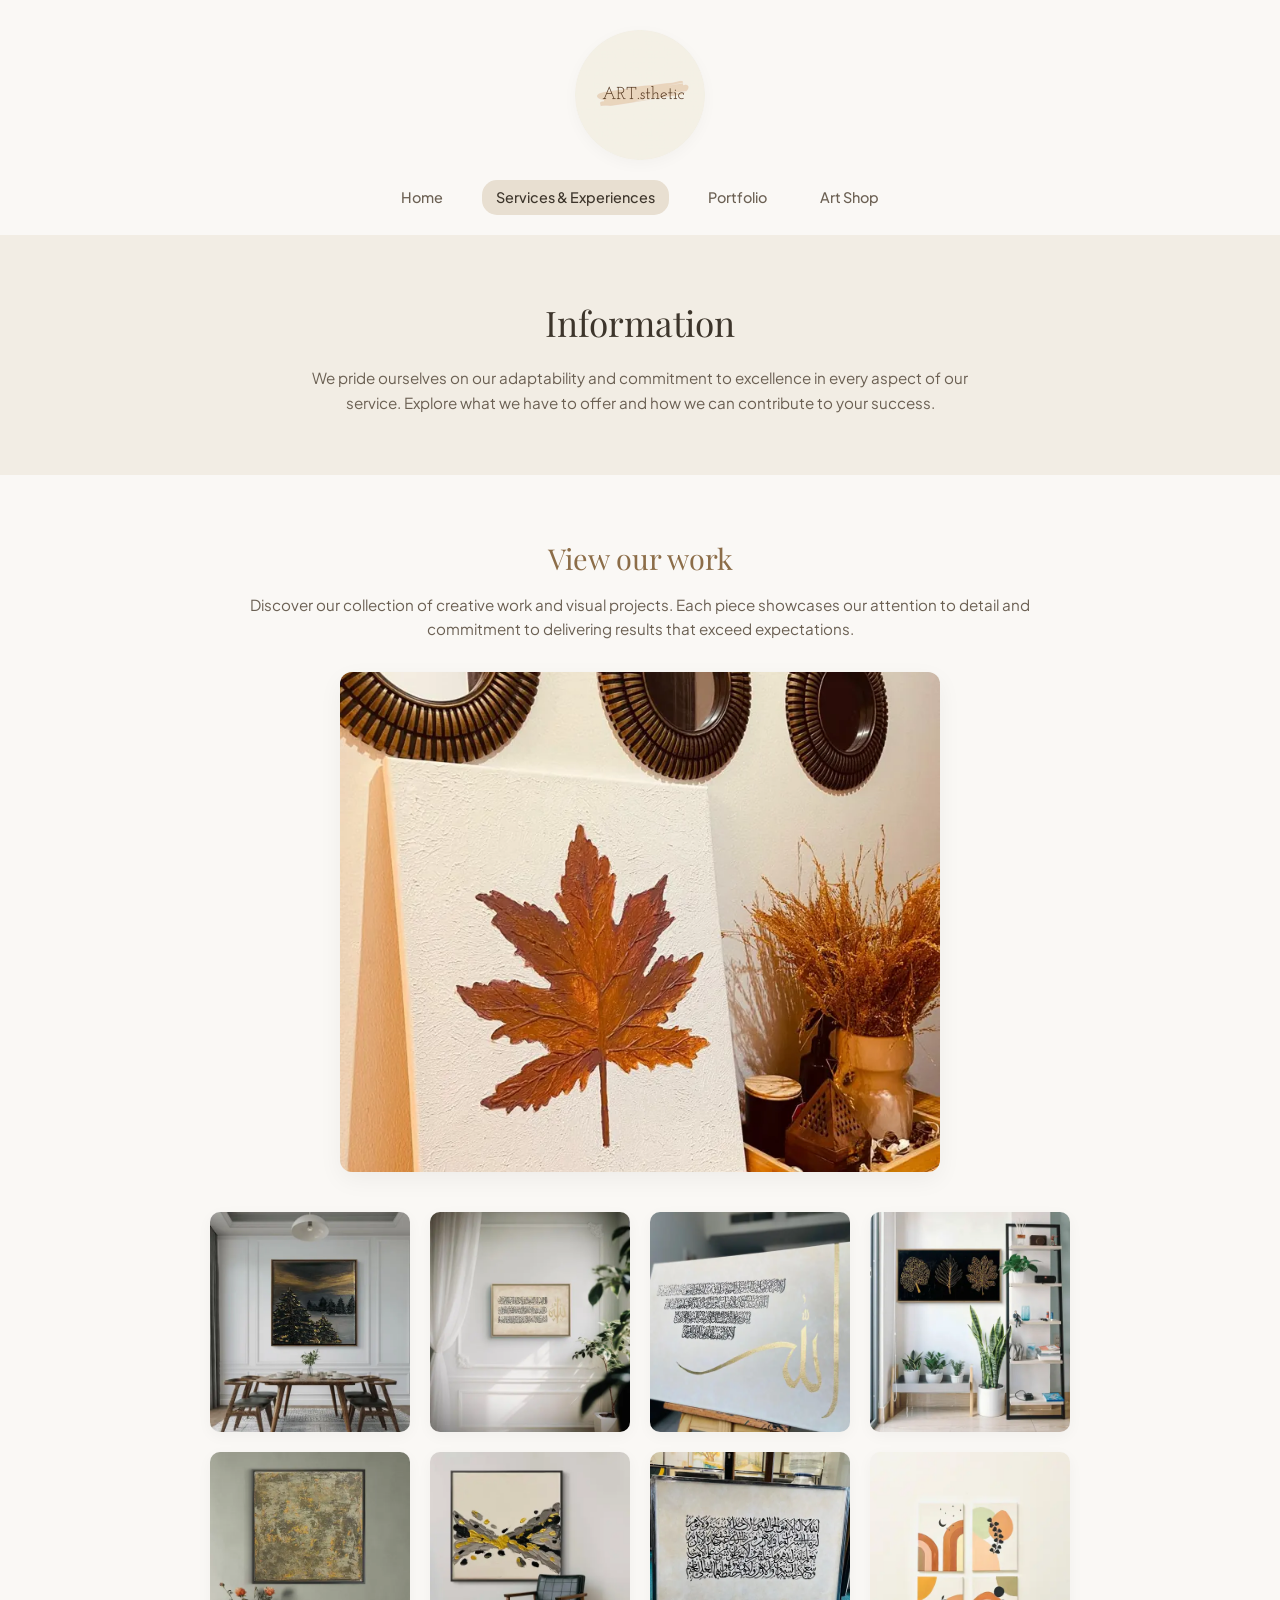
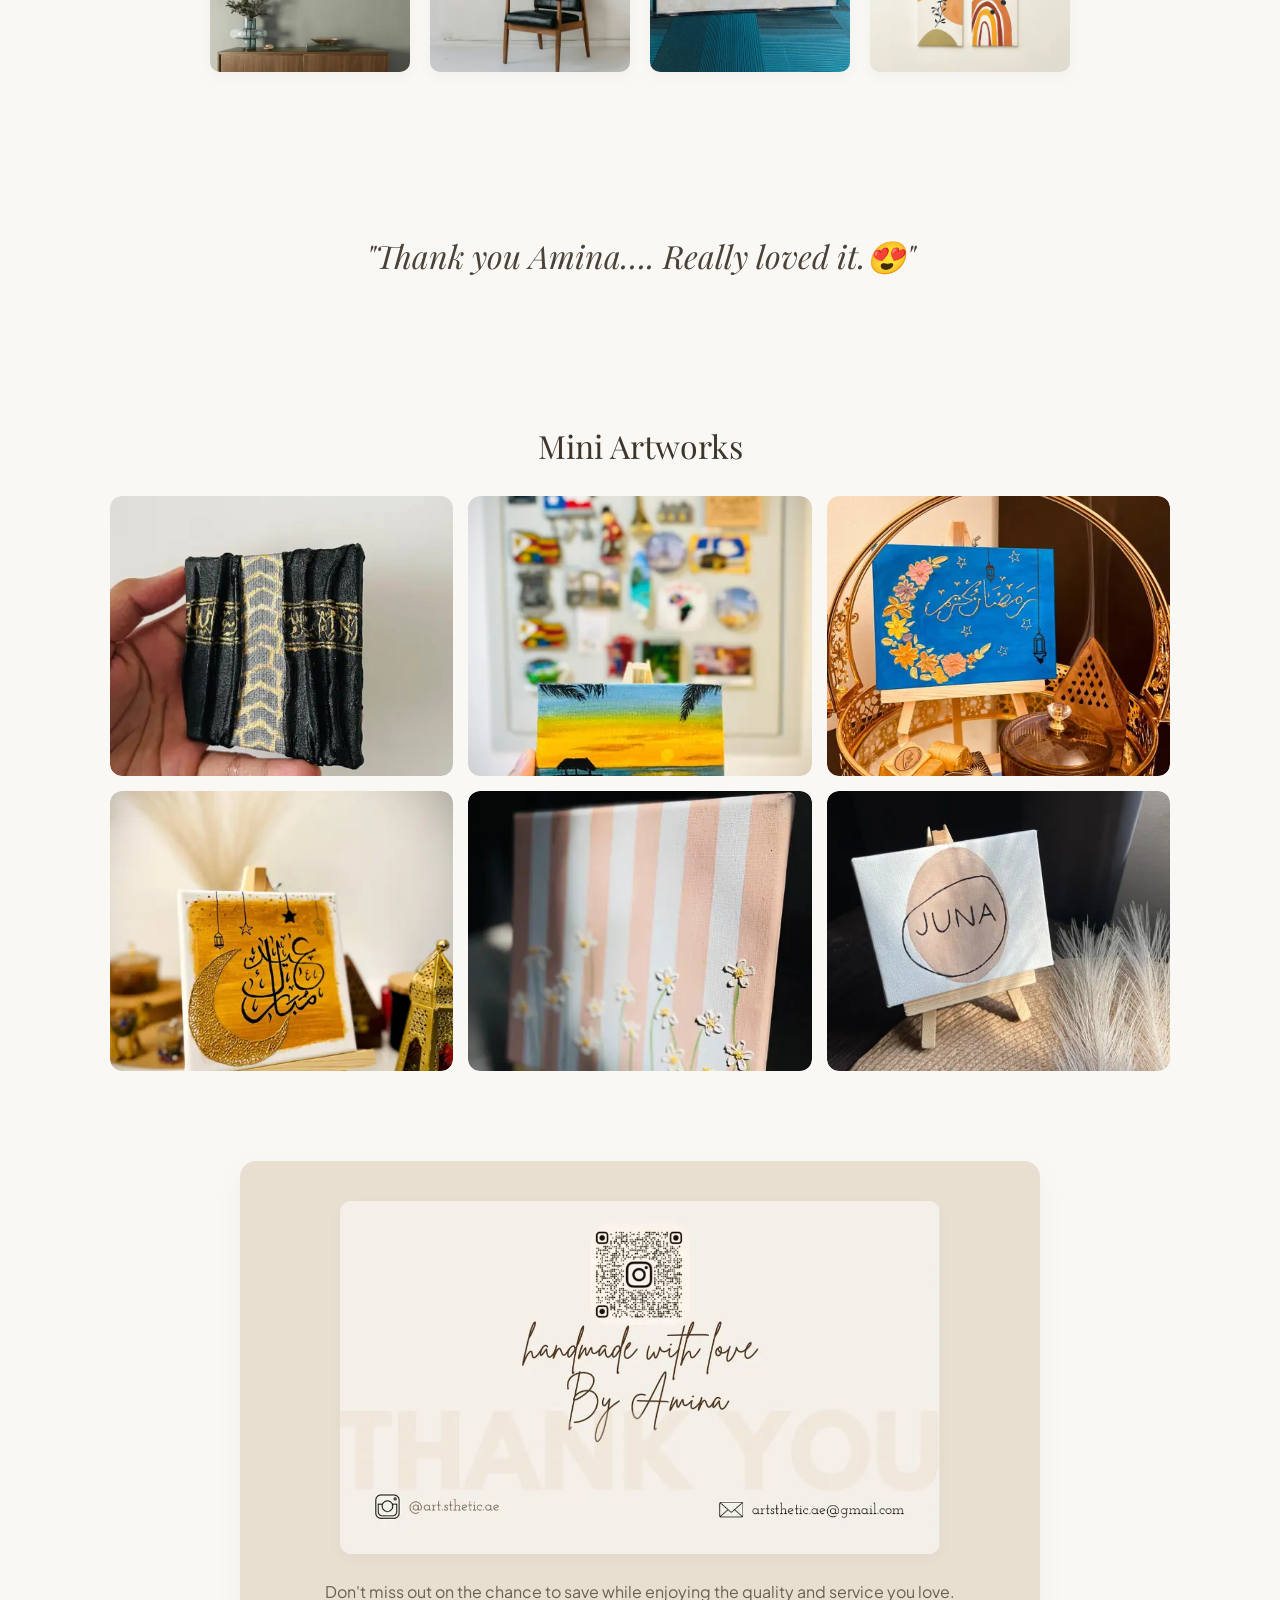
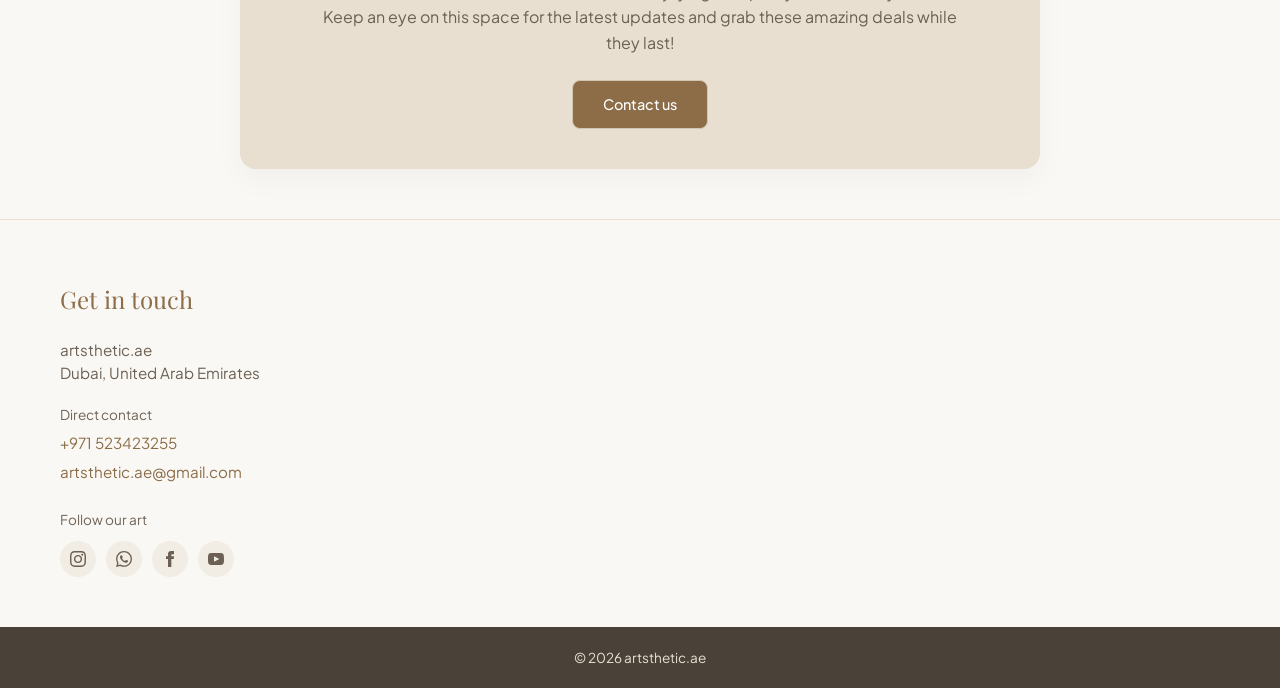
<file: services.html>
<!DOCTYPE html>
<html lang="en">
<head>
    <meta charset="UTF-8">
    <meta name="viewport" content="width=device-width, initial-scale=1.0">
    <title>Services & Experiences | ART.sthetic</title>
    <meta name="description" content="Explore ART.sthetic live calligraphy activations, gallery wall art and mini artworks, handmade in Dubai.">
    <link rel="canonical" href="https://aminarazak.github.io/artsthetic.ae/services.html">
    <meta property="og:type" content="website">
    <meta property="og:site_name" content="ART.sthetic">
    <meta property="og:title" content="Services & Experiences | ART.sthetic">
    <meta property="og:description" content="Explore ART.sthetic live calligraphy activations, gallery wall art and mini artworks, handmade in Dubai.">
    <meta property="og:url" content="https://aminarazak.github.io/artsthetic.ae/services.html">
    <meta property="og:image" content="https://aminarazak.github.io/artsthetic.ae/images/og-image.jpg">
    <meta name="twitter:card" content="summary_large_image">
    <link rel="icon" type="image/png" href="images/favicon.png">
    <link rel="apple-touch-icon" href="images/apple-touch-icon.png">
    <link rel="preconnect" href="https://fonts.googleapis.com">
    <link rel="preconnect" href="https://fonts.gstatic.com" crossorigin>
    <link href="https://fonts.googleapis.com/css2?family=Playfair+Display:ital,wght@0,400;0,600;1,400&family=Plus+Jakarta+Sans:wght@300;400;500;600&display=swap" rel="stylesheet">
    <link rel="stylesheet" href="style.css">
</head>
<body>

    <!-- Header / Logo Section -->
    <header class="site-header">
        <div class="logo-container">
            <a href="index.html">
                <img src="images/logo.png" alt="ART.sthetic Logo" class="logo-img" width="130" height="130">
            </a>
        </div>
        <button class="nav-toggle" type="button" aria-label="Open menu" aria-expanded="false" aria-controls="main-nav">
            <span></span><span></span><span></span>
        </button>
        <nav class="main-nav" id="main-nav">
            <a href="index.html">Home</a>
            <a href="services.html" class="active">Services & Experiences</a>
            <a href="portfolio.html">Portfolio</a>
            <a href="shop.html">Art Shop</a>
        </nav>
    </header>
    <div class="nav-overlay"></div>

    <!-- Services Top Information Section -->
    <section class="services-intro-section">
        <div class="services-intro-content">
            <h1>Information</h1>
            <p>We pride ourselves on our adaptability and commitment to excellence in every aspect of our service. Explore what we have to offer and how we can contribute to your success.</p>
        </div>
    </section>
<!-- View Our Work Feature Section -->
<section class="services-work-section">
    <div class="services-work-container">
        <div class="services-work-header">
            <h2>View our work</h2>
            <p>Discover our collection of creative work and visual projects. Each piece showcases our attention to detail and commitment to delivering results that exceed expectations.</p>
        </div>
        
        <!-- Medium-sized featured main image -->
        <div class="medium-image-container">
            <img src="images/image8.webp" srcset="images/image8-480.webp 480w, images/image8.webp 750w" sizes="(max-width: 767px) 100vw, 600px" width="750" height="1000" alt="Textured maple leaf artwork on a white canvas" fetchpriority="high" decoding="async">
        </div>

        <!-- Proper Responsive Gallery Grid for the rest of the images -->
        <div class="gallery-grid">
            <div class="gallery-item"><img src="images/image10.webp" srcset="images/image10-480.webp 480w, images/image10.webp 873w" sizes="(max-width: 767px) 50vw, 210px" width="873" height="1000" alt="Dark landscape painting with gold accents above a dining table" loading="lazy" decoding="async"></div>
            <div class="gallery-item"><img src="images/image11.webp" srcset="images/image11-480.webp 480w, images/image11.webp 869w" sizes="(max-width: 767px) 50vw, 210px" width="869" height="1000" alt="Framed Arabic calligraphy panel on a white wall" loading="lazy" decoding="async"></div>
            <div class="gallery-item"><img src="images/image12.webp" srcset="images/image12-480.webp 480w, images/image12.webp 750w" sizes="(max-width: 767px) 50vw, 210px" width="750" height="1000" alt="Black and gold Arabic calligraphy canvas on an easel" loading="lazy" decoding="async"></div>
            <div class="gallery-item"><img src="images/image14.webp" srcset="images/image14-480.webp 480w, images/image14.webp 927w" sizes="(max-width: 767px) 50vw, 210px" width="927" height="1000" alt="Three gold leaf paintings on black, styled beside a wall shelf" loading="lazy" decoding="async"></div>
            <div class="gallery-item"><img src="images/image15.webp" srcset="images/image15-480.webp 480w, images/image15.webp 912w" sizes="(max-width: 767px) 50vw, 210px" width="912" height="1000" alt="Textured gold and grey abstract painting above a sideboard" loading="lazy" decoding="async"></div>
            <div class="gallery-item"><img src="images/image16.webp" srcset="images/image16-480.webp 480w, images/image16.webp 852w" sizes="(max-width: 767px) 50vw, 210px" width="852" height="1000" alt="Black, gold and grey abstract painting beside a leather armchair" loading="lazy" decoding="async"></div>
            <div class="gallery-item"><img src="images/image9.webp" srcset="images/image9-480.webp 480w, images/image9.webp 939w" sizes="(max-width: 767px) 50vw, 210px" width="939" height="1000" alt="Large Arabic calligraphy canvas in black script" loading="lazy" decoding="async"></div>
            <div class="gallery-item"><img src="images/image17.webp" srcset="images/image17-480.webp 480w, images/image17.webp 750w" sizes="(max-width: 767px) 50vw, 210px" width="750" height="1000" alt="Set of four boho rainbow mini canvases" loading="lazy" decoding="async"></div>
        </div>
    </div>
</section>

    <!-- Testimonial Section -->
    <section class="testimonial-section">
        <div class="testimonial-content">
            <blockquote>
                "Thank you Amina…. Really loved it.😍"
            </blockquote>
        </div>
    </section>

    <!-- Mini Artworks Section -->
    <section class="mini-artworks-section">
        <div class="mini-artworks-header">
            <h2>Mini Artworks</h2>
        </div>
        <div class="mini-artworks-grid">
            <div class="artwork-card">
                <img src="images/img1.webp" srcset="images/img1-480.webp 480w, images/img1.webp 617w" sizes="(max-width: 767px) 50vw, 350px" width="617" height="1000" alt="Hand holding a miniature black and gold Kaaba-inspired artwork" loading="lazy" decoding="async">
            </div>
            <div class="artwork-card">
                <img src="images/img2.webp" srcset="images/img2-480.webp 480w, images/img2.webp 713w" sizes="(max-width: 767px) 50vw, 350px" width="713" height="1000" alt="Mini sunset seascape painting held in front of a magnet board" loading="lazy" decoding="async">
            </div>
            <div class="artwork-card">
                <img src="images/img3.webp" srcset="images/img3-480.webp 480w, images/img3.webp 750w" sizes="(max-width: 767px) 50vw, 350px" width="750" height="1000" alt="Blue and gold Ramadan crescent mini canvas in a gold lantern tray" loading="lazy" decoding="async">
            </div>
            <div class="artwork-card">
                <img src="images/img8.webp" srcset="images/img8-480.webp 480w, images/img8.webp 751w" sizes="(max-width: 767px) 50vw, 350px" width="751" height="1000" alt="Eid Mubarak gold crescent mini canvas on an easel" loading="lazy" decoding="async">
            </div>
            <div class="artwork-card">
                <img src="images/img6.webp" srcset="images/img6-480.webp 480w, images/img6.webp 750w" sizes="(max-width: 767px) 50vw, 350px" width="750" height="1000" alt="Striped pastel mini canvas with painted white flowers" loading="lazy" decoding="async">
            </div>
            <div class="artwork-card">
                <img src="images/img7.webp" srcset="images/img7-480.webp 480w, images/img7.webp 750w" sizes="(max-width: 767px) 50vw, 350px" width="750" height="1000" alt="Personalised mini canvas with the name Juna on an easel" loading="lazy" decoding="async">
            </div>
        </div>
    </section>
    <!-- Contact / Call to Action Section -->
    <section class="contact-cta-section">
        <div class="contact-cta-container">
            <div class="cta-card">
                <div class="cta-image-wrapper">
                    <img src="images/card.webp" srcset="images/card-480.webp 480w, images/card.webp 1000w" sizes="(max-width: 767px) 100vw, 600px" width="1000" height="588" alt="ART.sthetic thank-you card reading 'handmade with love by Amina'" loading="lazy" decoding="async">
                </div>
                <div class="cta-content">
                    <p>Don't miss out on the chance to save while enjoying the quality and service you love. Keep an eye on this space for the latest updates and grab these amazing deals while they last!</p>
                    <a href="mailto:artsthetic.ae@gmail.com" class="btn primary-btn">Contact us</a>
                </div>
            </div>
        </div>
    </section>

    <!-- Footer / Contact Section -->
    <footer class="site-footer">
        <div class="footer-grid">
            <div class="footer-content-side">
                <div class="footer-block">
                    <h3>Get in touch</h3>
                    <p class="company-tagline">artsthetic.ae</p>
                    <p class="company-address">Dubai, United Arab Emirates</p>
                    
                    <div class="contact-details">
                        <p class="contact-label">Direct contact</p>
                        <a href="tel:+971523423255" class="contact-link">+971 523423255</a>
                        <a href="mailto:artsthetic.ae@gmail.com" class="contact-link">artsthetic.ae@gmail.com</a>
                    </div>

                    <div class="social-follow">
                        <p>Follow our art</p>
                        <div class="social-icons">
                            <a href="https://instagram.com/art.sthetic.ae" target="_blank" rel="noopener" class="social-icon" aria-label="Instagram">
                                <svg width="16" height="16" fill="currentColor" viewBox="0 0 24 24"><path d="M12 2.163c3.204 0 3.584.012 4.85.07 3.252.148 4.771 1.691 4.919 4.919.058 1.265.069 1.645.069 4.849 0 3.205-.012 3.584-.069 4.849-.149 3.225-1.664 4.771-4.919 4.919-1.266.058-1.644.07-4.85.07-3.204 0-3.584-.012-4.849-.07-3.26-.149-4.771-1.699-4.919-4.92-.058-1.265-.07-1.644-.07-4.849 0-3.204.013-3.583.07-4.849.149-3.227 1.664-4.771 4.919-4.919 1.266-.057 1.645-.069 4.849-.069zm0-2.163c-3.259 0-3.667.014-4.947.072-4.358.2-6.78 2.618-6.98 6.98-.059 1.281-.073 1.689-.073 4.948 0 3.259.014 3.668.072 4.948.2 4.358 2.618 6.78 6.98 6.98 1.281.058 1.689.072 4.948.072 3.259 0 3.668-.014 4.948-.072 4.354-.2 6.782-2.618 6.979-6.98.059-1.28.073-1.689.073-4.948 0-3.259-.014-3.667-.072-4.947-.196-4.354-2.617-6.78-6.979-6.98-1.281-.059-1.69-.073-4.949-.073zm0 5.838c-3.403 0-6.162 2.759-6.162 6.162s2.759 6.163 6.162 6.163 6.162-2.759 6.162-6.163c0-3.403-2.759-6.162-6.162-6.162zm0 10.162c-2.209 0-4-1.79-4-4 0-2.209 1.791-4 4-4s4 1.791 4 4c0 2.21-1.791 4-4 4zm6.406-11.845c-.796 0-1.441.645-1.441 1.44s.645 1.44 1.441 1.44c.795 0 1.439-.645 1.439-1.44s-.644-1.44-1.439-1.44z"/></svg>
                            </a>
                            <a href="https://wa.me/971523423255" target="_blank" rel="noopener" class="social-icon" aria-label="WhatsApp">
                                <svg width="16" height="16" fill="currentColor" viewBox="0 0 24 24"><path d="M.057 24l1.687-6.163c-1.041-1.804-1.588-3.849-1.587-5.946.003-6.556 5.338-11.891 11.893-11.891 3.181.001 6.167 1.24 8.413 3.488 2.245 2.248 3.481 5.236 3.48 8.414-.003 6.557-5.338 11.892-11.893 11.892-1.99-.001-3.951-.5-5.688-1.448l-6.305 1.654zm6.597-3.807c1.676.995 3.276 1.591 5.392 1.592 5.448 0 9.886-4.434 9.889-9.885.002-5.462-4.415-9.89-9.881-9.892-5.452 0-9.887 4.434-9.889 9.884-.001 2.225.651 3.891 1.746 5.634l-.999 3.648 3.742-.981zm11.387-5.464c-.074-.124-.272-.198-.57-.347-.297-.149-1.758-.868-2.031-.967-.272-.099-.47-.149-.669.149-.198.297-.768.967-.941 1.165-.173.198-.347.223-.644.074-.297-.149-1.255-.462-2.39-1.475-.883-.788-1.48-1.761-1.653-2.059-.173-.297-.018-.458.13-.606.134-.133.297-.347.446-.521.151-.172.2-.296.3-.495.099-.198.05-.372-.025-.521-.075-.148-.669-1.611-.916-2.206-.242-.579-.487-.501-.669-.51l-.57-.01c-.198 0-.52.074-.792.372s-1.04 1.016-1.04 2.479 1.065 2.876 1.213 3.074c.149.198 2.095 3.2 5.076 4.487.709.306 1.263.489 1.694.626.712.226 1.36.194 1.872.118.571-.085 1.758-.719 2.006-1.413.248-.695.248-1.29.173-1.414z"/></svg>
                            </a>
                            <a href="https://www.facebook.com/share/1EHKfUYZZa/?mibextid=wwXIfr" target="_blank" rel="noopener" class="social-icon" aria-label="Facebook">
                                <svg width="16" height="16" fill="currentColor" viewBox="0 0 24 24"><path d="M9 8h-3v4h3v12h5v-12h3.642l.358-4h-4v-1.667c0-.955.192-1.333 1.115-1.333h2.885v-5h-3.808c-3.596 0-5.192 1.583-5.192 4.615v3.385z"/></svg>
                            </a>
                            <a href="https://youtube.com/@amina-d4s2t?si=42t1UaNTRmc-JdF9" target="_blank" rel="noopener" class="social-icon" aria-label="YouTube">
                                <svg width="16" height="16" fill="currentColor" viewBox="0 0 24 24"><path d="M19.615 3.184c-3.604-.246-11.631-.245-15.23 0-3.897.266-4.356 2.62-4.385 8.816.029 6.185.484 8.549 4.385 8.816 3.6.245 11.626.246 15.23 0 3.897-.266 4.356-2.62 4.385-8.816-.029-6.185-.484-8.549-4.385-8.816zm-10.615 12.816v-8l8 3.993-8 4.007z"/></svg>
                            </a>
                        </div>
                    </div>
                </div>
            </div>
        </div>

        <!-- Copyright Bar -->
        <div class="footer-bottom-bar">
            <p>&copy; 2026 artsthetic.ae</p>
        </div>
    </footer>

<script src="nav.js"></script>
</body>
</html>
</file>
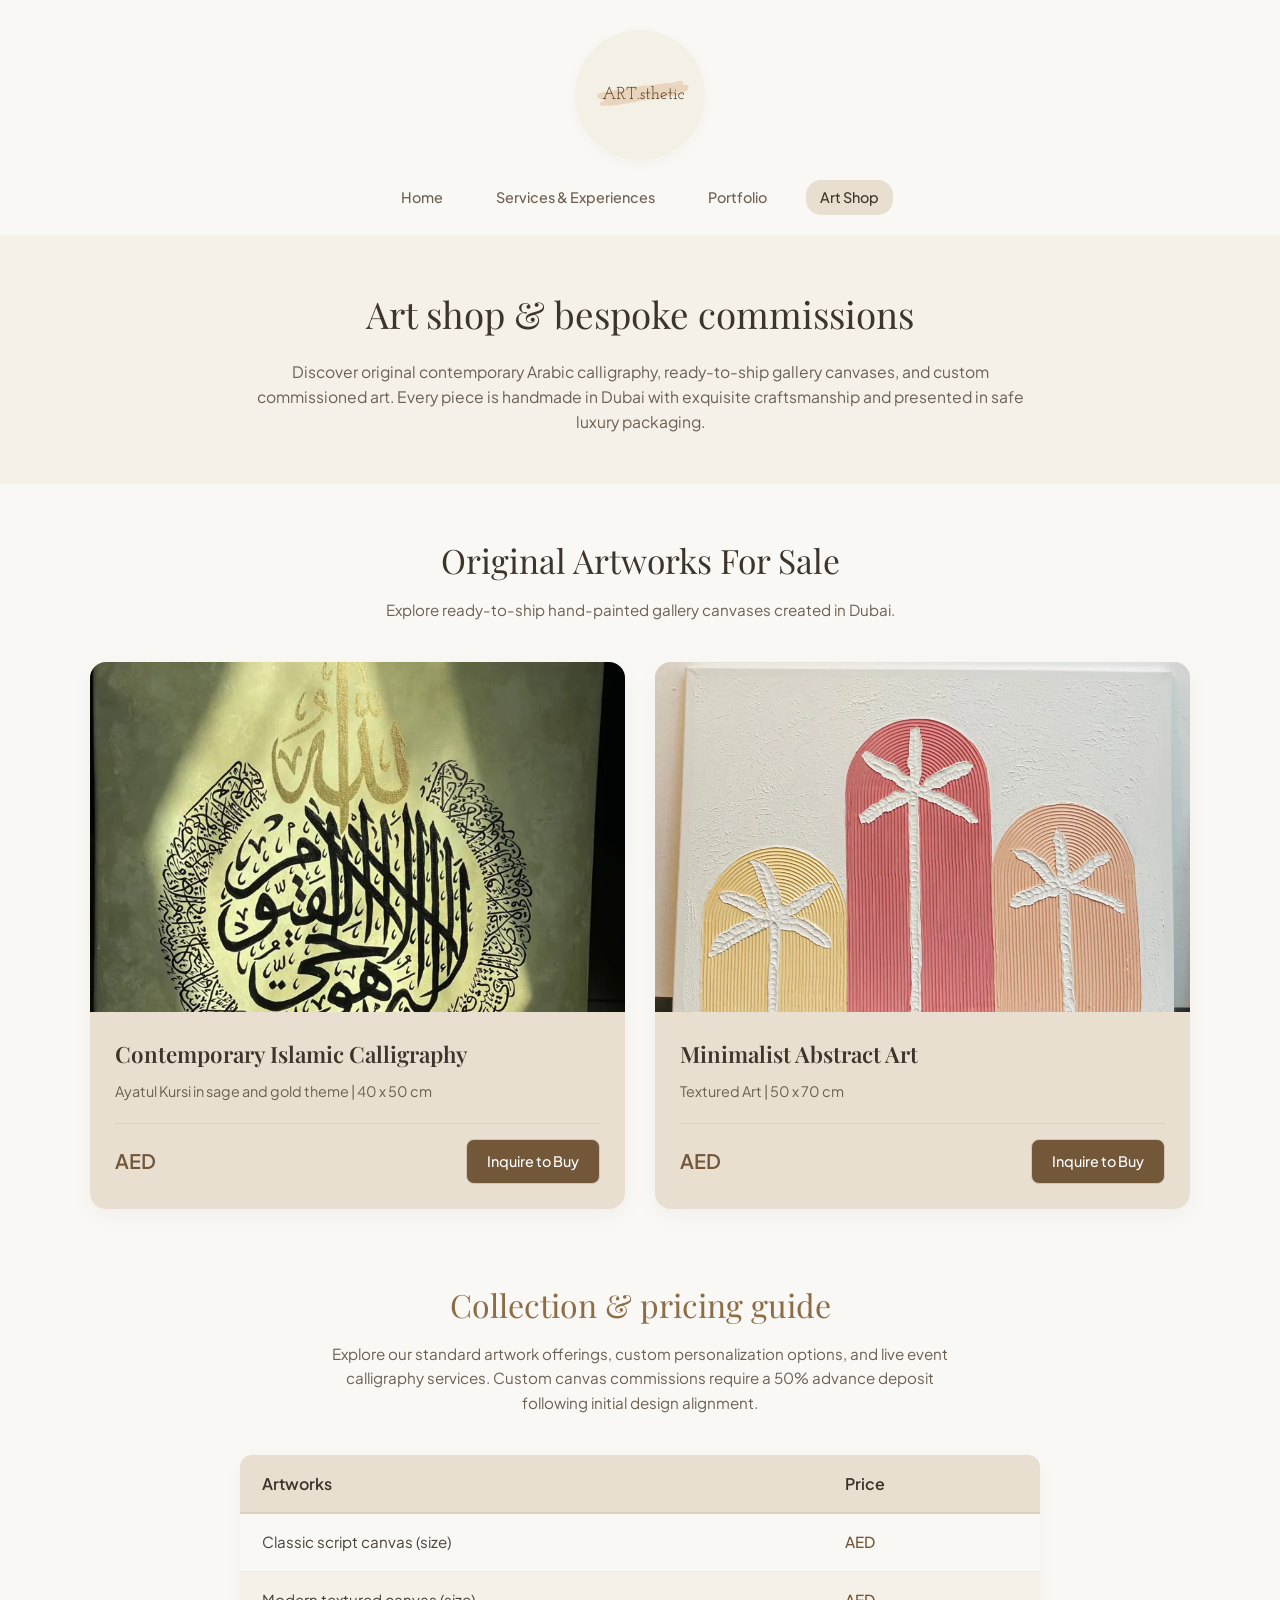
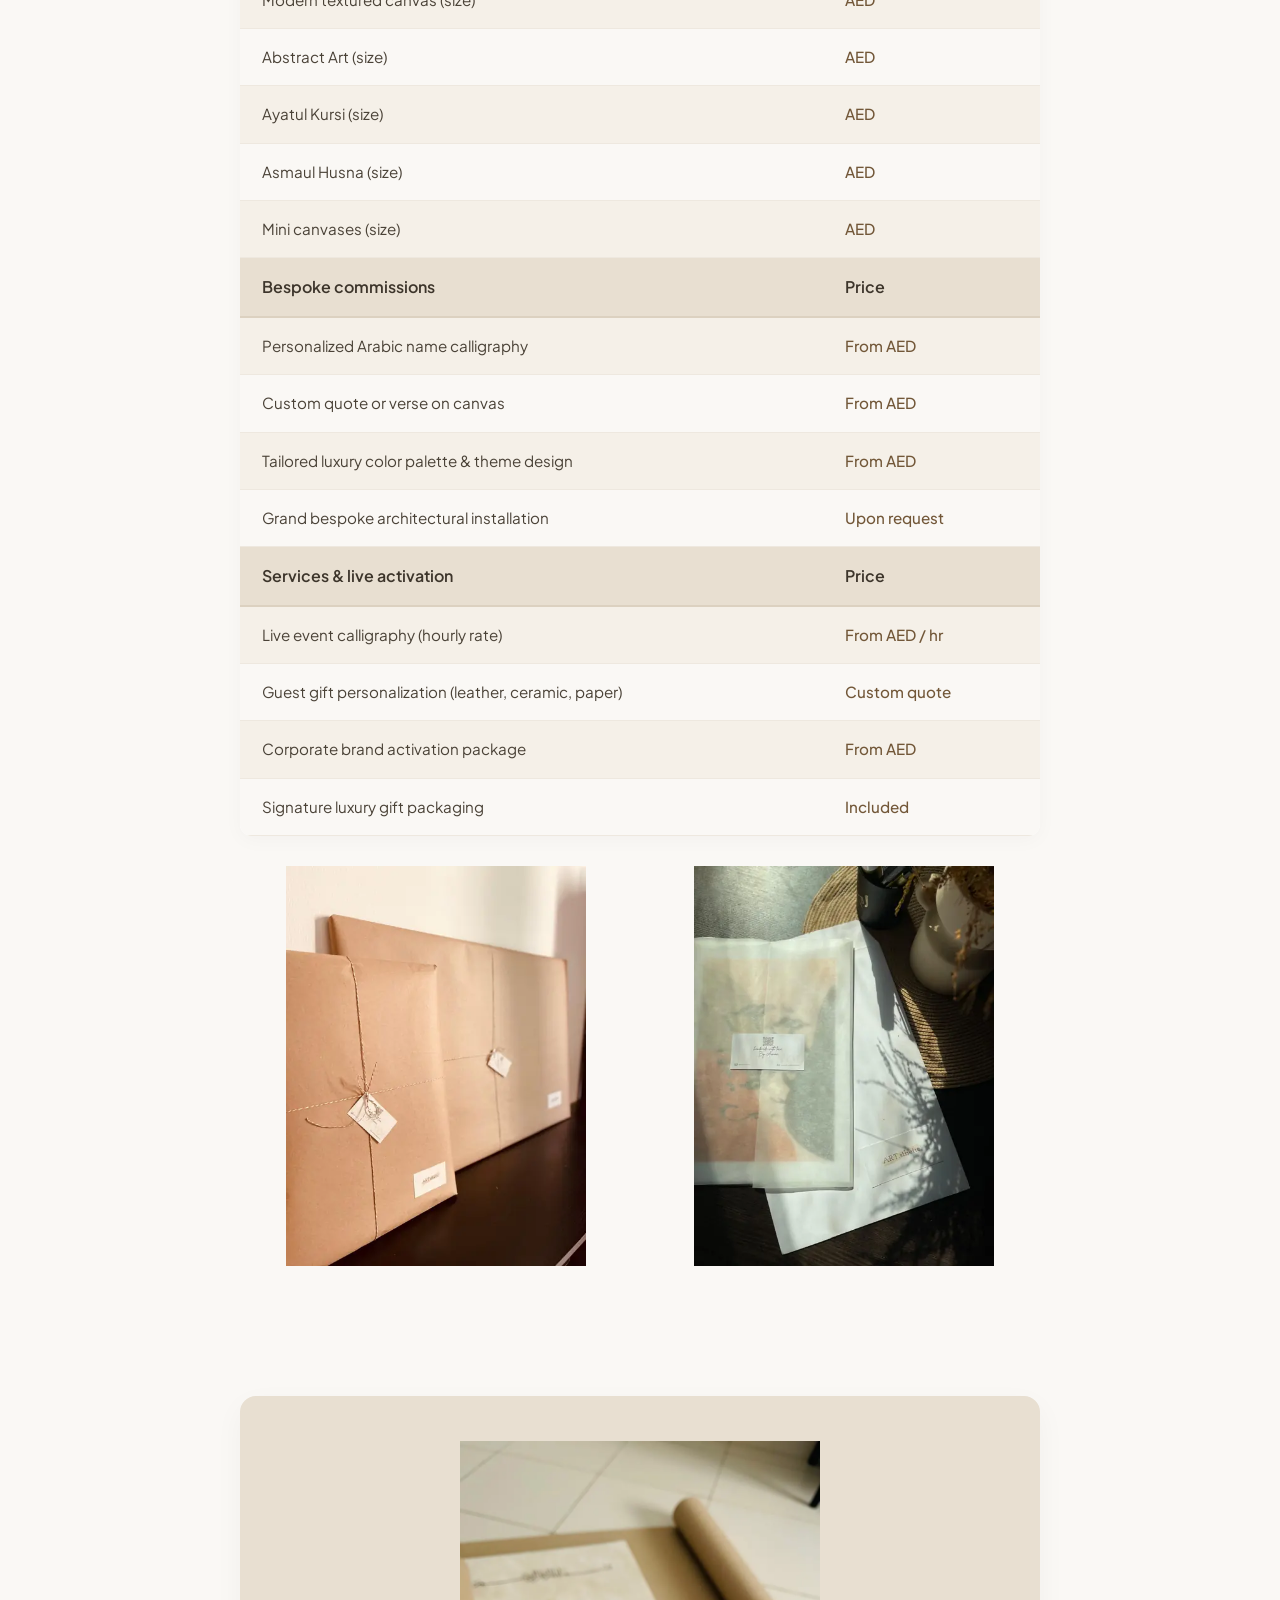
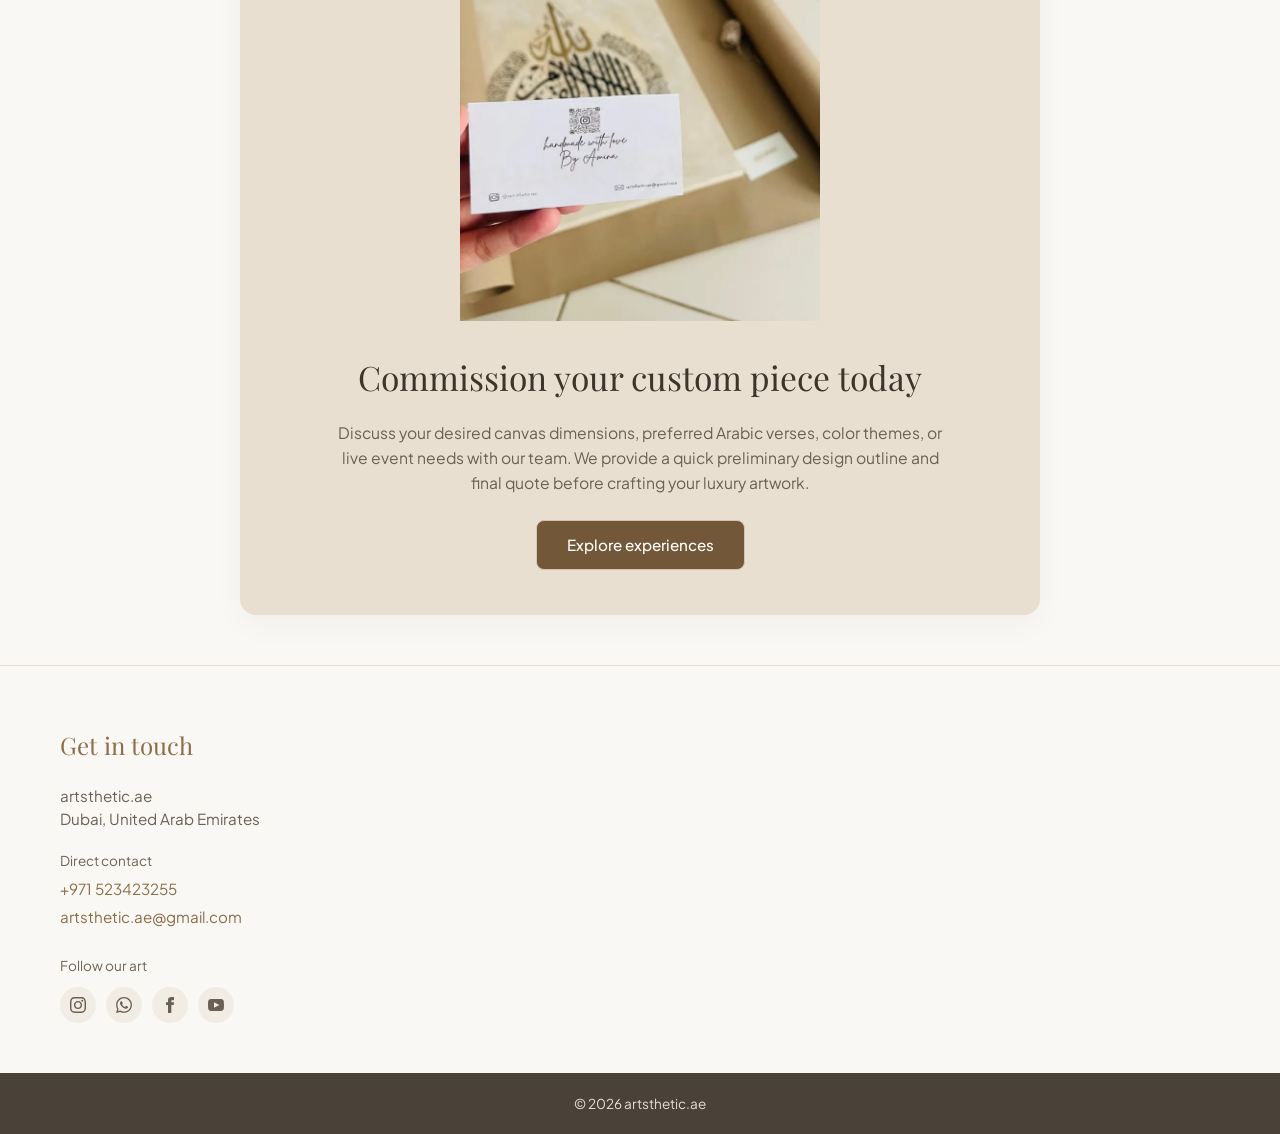
<file: shop.html>
<!DOCTYPE html>
<html lang="en">
<head>
    <meta charset="UTF-8">
    <meta name="viewport" content="width=device-width, initial-scale=1.0">
    <title>Art Shop & Bespoke Commissions | ART.sthetic</title>
    <meta name="description" content="Shop original Arabic calligraphy canvases and commission bespoke artwork, handmade in Dubai and delivered in luxury packaging.">
    <link rel="canonical" href="https://aminarazak.github.io/artsthetic.ae/shop.html">
    <meta property="og:type" content="website">
    <meta property="og:site_name" content="ART.sthetic">
    <meta property="og:title" content="Art Shop & Bespoke Commissions | ART.sthetic">
    <meta property="og:description" content="Shop original Arabic calligraphy canvases and commission bespoke artwork, handmade in Dubai and delivered in luxury packaging.">
    <meta property="og:url" content="https://aminarazak.github.io/artsthetic.ae/shop.html">
    <meta property="og:image" content="https://aminarazak.github.io/artsthetic.ae/images/og-image.jpg">
    <meta name="twitter:card" content="summary_large_image">
    <link rel="icon" type="image/png" href="images/favicon.png">
    <link rel="apple-touch-icon" href="images/apple-touch-icon.png">
    <link rel="preconnect" href="https://fonts.googleapis.com">
    <link rel="preconnect" href="https://fonts.gstatic.com" crossorigin>
    <link href="https://fonts.googleapis.com/css2?family=Playfair+Display:ital,wght@0,400;0,600;1,400&family=Plus+Jakarta+Sans:wght@300;400;500;600&display=swap" rel="stylesheet">
    <link rel="stylesheet" href="style.css">
</head>
<body>

    <!-- Header / Logo Section -->
    <header class="site-header">
        <div class="logo-container">
            <a href="index.html">
                <img src="images/logo.png" alt="ART.sthetic Logo" class="logo-img" width="130" height="130">
            </a>
        </div>
        <button class="nav-toggle" type="button" aria-label="Open menu" aria-expanded="false" aria-controls="main-nav">
            <span></span><span></span><span></span>
        </button>
        <nav class="main-nav" id="main-nav">
            <a href="index.html">Home</a>
            <a href="services.html">Services & Experiences</a>
            <a href="portfolio.html">Portfolio</a>
            <a href="shop.html" class="active">Art Shop</a>
        </nav>
    </header>
    <div class="nav-overlay"></div>

    <!-- Art Shop Top Header Banner -->
    <section class="artshop-header-section">
        <div class="artshop-header-container">
            <h1>Art shop & bespoke commissions</h1>
            <p>Discover original contemporary Arabic calligraphy, ready-to-ship gallery canvases, and custom commissioned art. Every piece is handmade in Dubai with exquisite craftsmanship and presented in safe luxury packaging.</p>
        </div>
    </section>

<!-- Featured Artworks For Sale Section -->
<section class="featured-artworks-section">
    <div class="featured-artworks-container">
        <div class="section-title-box">
            <h2>Original Artworks For Sale</h2>
            <p>Explore ready-to-ship hand-painted gallery canvases created in Dubai.</p>
        </div>

        <div class="artworks-sale-grid">
            <!-- Artwork Card 1 -->
            <div class="artwork-sale-card">
                <div class="artwork-sale-image">
                    <img src="images/image3.webp" srcset="images/image3-480.webp 480w, images/image3.webp 750w" sizes="(max-width: 767px) 100vw, 600px" width="750" height="1000" alt="Ayatul Kursi calligraphy canvas in sage and gold" fetchpriority="high" decoding="async">
                </div>
                <div class="artwork-sale-details">
                    <h3>Contemporary Islamic Calligraphy</h3>
                    <p class="artwork-specs">Ayatul Kursi in sage and gold theme | 40 x 50 cm</p>
                    <div class="artwork-purchase-row">
                        <span class="artwork-price">AED </span>
                        <a href="mailto:artsthetic.ae@gmail.com?subject=Inquiry%3A%20Contemporary%20Islamic%20Calligraphy" class="btn primary-btn">Inquire to Buy</a>
                    </div>
                </div>
            </div>

            <!-- Artwork Card 2 -->
            <div class="artwork-sale-card">
                <div class="artwork-sale-image">
                    <img src="images/img12.webp" srcset="images/img12-480.webp 480w, images/img12.webp 1000w" sizes="(max-width: 767px) 100vw, 600px" width="1000" height="896" alt="Textured palm tree arches canvas in pink and yellow" loading="lazy" decoding="async">
                </div>
                <div class="artwork-sale-details">
                    <h3>Minimalist Abstract Art</h3>
                    <p class="artwork-specs">Textured Art | 50 x 70 cm</p>
                    <div class="artwork-purchase-row">
                        <span class="artwork-price">AED </span>
                        <a href="mailto:artsthetic.ae@gmail.com?subject=Inquiry%3A%20Minimalist%20Abstract%20Art" class="btn primary-btn">Inquire to Buy</a>
                    </div>
                </div>
            </div>
        </div>
    </div>
</section>



    <!-- Pricing & Collection Guide Section -->
    <section class="pricing-guide-section">
        <div class="pricing-guide-container">
            <div class="section-title-box">
                <h2>Collection & pricing guide</h2>
                <p>Explore our standard artwork offerings, custom personalization options, and live event calligraphy services. Custom canvas commissions require a 50% advance deposit following initial design alignment.</p>
            </div>

            <div class="pricing-table-wrapper">
                <table class="pricing-table">
                    <!-- Artworks Table Header -->
                    <thead>
                        <tr class="table-category-header">
                            <th scope="col">Artworks</th>
                            <th scope="col">Price</th>
                        </tr>
                    </thead>
                    <tbody>
                        <tr>
                            <td>Classic script canvas (size)</td>
                            <td>AED</td>
                        </tr>
                        <tr>
                            <td>Modern textured canvas (size)</td>
                            <td>AED</td>
                        </tr>
                        <tr>
                            <td>Abstract Art (size)</td>
                            <td>AED</td>
                        </tr>
                        <tr>
                            <td>Ayatul Kursi (size)</td>
                            <td>AED</td>
                        </tr>
                        <tr>
                            <td>Asmaul Husna (size)</td>
                            <td>AED</td>
                        </tr>
                        <tr>
                            <td>Mini canvases (size)</td>
                            <td>AED</td>
                        </tr>
                    </tbody>

                    <!-- Bespoke Commissions Table Header -->
                    <tbody>
                        <tr class="table-category-header">
                            <th scope="col">Bespoke commissions</th>
                            <th scope="col">Price</th>
                        </tr>
                        <tr>
                            <td>Personalized Arabic name calligraphy</td>
                            <td>From AED</td>
                        </tr>
                        <tr>
                            <td>Custom quote or verse on canvas</td>
                            <td>From AED</td>
                        </tr>
                        <tr>
                            <td>Tailored luxury color palette & theme design</td>
                            <td>From AED</td>
                        </tr>
                        <tr>
                            <td>Grand bespoke architectural installation</td>
                            <td>Upon request</td>
                        </tr>
                    </tbody>
                   <!-- Services & Live Activation Table Header -->
                    <tbody>
                        <tr class="table-category-header">
                            <th scope="col">Services & live activation</th>
                            <th scope="col">Price</th>
                        </tr>
                    <tr>
                        <td>Live event calligraphy (hourly rate)</td>
                        <td>From AED / hr</td>
                    </tr>
                    <tr>
                        <td>Guest gift personalization (leather, ceramic, paper)</td>
                        <td>Custom quote</td>
                    </tr>
                    <tr>
                        <td>Corporate brand activation package</td>
                        <td>From AED</td>
                    </tr>
                    <tr>
                        <td>Signature luxury gift packaging</td>
                        <td>Included</td>
                    </tr>
                </tbody>
            </table>
        </div>

        <!-- Packaging & Presentation Showcase Grid -->
        <div class="packaging-grid">
            <div class="packaging-card">
                <img src="images/pack1.webp" srcset="images/pack1-480.webp 480w, images/pack1.webp 750w" sizes="(max-width: 800px) 50vw, 400px" width="750" height="1000" alt="Artworks wrapped in kraft paper with a handwritten tag" loading="lazy" decoding="async">
            </div>
            <div class="packaging-card">
                <img src="images/pack2.webp" srcset="images/pack2-480.webp 480w, images/pack2.webp 750w" sizes="(max-width: 800px) 50vw, 400px" width="750" height="1000" alt="Artwork wrapped in tissue paper with a custom ART.sthetic tag" loading="lazy" decoding="async">
            </div>
        </div>
    </div>
</section>

    <!-- Commission Call to Action Section -->
    <section class="commission-cta-section">
        <div class="commission-cta-container">
            <div class="commission-card">
                <div class="commission-image-wrapper">
                    <img src="images/pack3.webp" srcset="images/pack3-480.webp 480w, images/pack3.webp 750w" sizes="(max-width: 767px) 100vw, 600px" width="750" height="1000" alt="Calligraphy canvas packed in kraft paper with a thank-you card" loading="lazy" decoding="async">
                </div>
                <div class="commission-content">
                    <h2>Commission your custom piece today</h2>
                    <p>Discuss your desired canvas dimensions, preferred Arabic verses, color themes, or live event needs with our team. We provide a quick preliminary design outline and final quote before crafting your luxury artwork.</p>
                    <a href="services.html" class="btn primary-btn">Explore experiences</a>
                </div>
            </div>
        </div>
    </section>

    <!-- Footer / Contact Section -->
    <footer class="site-footer">
        <div class="footer-grid">
            <div class="footer-content-side">
                <div class="footer-block">
        <h3>Get in touch</h3>
        <p class="company-tagline">artsthetic.ae</p>
        <p class="company-address">Dubai, United Arab Emirates</p>
        
        <div class="contact-details">
            <p class="contact-label">Direct contact</p>
            <a href="tel:+971523423255" class="contact-link">+971 523423255</a>
            <a href="mailto:artsthetic.ae@gmail.com" class="contact-link">artsthetic.ae@gmail.com</a>
        </div>

        <div class="social-follow">
            <p>Follow our art</p>
            <div class="social-icons">
                <a href="https://instagram.com/art.sthetic.ae" target="_blank" rel="noopener" class="social-icon" aria-label="Instagram">
                    <svg width="16" height="16" fill="currentColor" viewBox="0 0 24 24"><path d="M12 2.163c3.204 0 3.584.012 4.85.07 3.252.148 4.771 1.691 4.919 4.919.058 1.265.069 1.645.069 4.849 0 3.205-.012 3.584-.069 4.849-.149 3.225-1.664 4.771-4.919 4.919-1.266.058-1.644.07-4.85.07-3.204 0-3.584-.012-4.849-.07-3.26-.149-4.771-1.699-4.919-4.92-.058-1.265-.07-1.644-.07-4.849 0-3.204.013-3.583.07-4.849.149-3.227 1.664-4.771 4.919-4.919 1.266-.057 1.645-.069 4.849-.069zm0-2.163c-3.259 0-3.667.014-4.947.072-4.358.2-6.78 2.618-6.98 6.98-.059 1.281-.073 1.689-.073 4.948 0 3.259.014 3.668.072 4.948.2 4.358 2.618 6.78 6.98 6.98 1.281.058 1.689.072 4.948.072 3.259 0 3.668-.014 4.948-.072 4.354-.2 6.782-2.618 6.979-6.98.059-1.28.073-1.689.073-4.948 0-3.259-.014-3.667-.072-4.947-.196-4.354-2.617-6.78-6.979-6.98-1.281-.059-1.69-.073-4.949-.073zm0 5.838c-3.403 0-6.162 2.759-6.162 6.162s2.759 6.163 6.162 6.163 6.162-2.759 6.162-6.163c0-3.403-2.759-6.162-6.162-6.162zm0 10.162c-2.209 0-4-1.79-4-4 0-2.209 1.791-4 4-4s4 1.791 4 4c0 2.21-1.791 4-4 4zm6.406-11.845c-.796 0-1.441.645-1.441 1.44s.645 1.44 1.441 1.44c.795 0 1.439-.645 1.439-1.44s-.644-1.44-1.439-1.44z"/></svg>
                </a>
                <a href="https://wa.me/971523423255" target="_blank" rel="noopener" class="social-icon" aria-label="WhatsApp">
                    <svg width="16" height="16" fill="currentColor" viewBox="0 0 24 24"><path d="M.057 24l1.687-6.163c-1.041-1.804-1.588-3.849-1.587-5.946.003-6.556 5.338-11.891 11.893-11.891 3.181.001 6.167 1.24 8.413 3.488 2.245 2.248 3.481 5.236 3.48 8.414-.003 6.557-5.338 11.892-11.893 11.892-1.99-.001-3.951-.5-5.688-1.448l-6.305 1.654zm6.597-3.807c1.676.995 3.276 1.591 5.392 1.592 5.448 0 9.886-4.434 9.889-9.885.002-5.462-4.415-9.89-9.881-9.892-5.452 0-9.887 4.434-9.889 9.884-.001 2.225.651 3.891 1.746 5.634l-.999 3.648 3.742-.981zm11.387-5.464c-.074-.124-.272-.198-.57-.347-.297-.149-1.758-.868-2.031-.967-.272-.099-.47-.149-.669.149-.198.297-.768.967-.941 1.165-.173.198-.347.223-.644.074-.297-.149-1.255-.462-2.39-1.475-.883-.788-1.48-1.761-1.653-2.059-.173-.297-.018-.458.13-.606.134-.133.297-.347.446-.521.151-.172.2-.296.3-.495.099-.198.05-.372-.025-.521-.075-.148-.669-1.611-.916-2.206-.242-.579-.487-.501-.669-.51l-.57-.01c-.198 0-.52.074-.792.372s-1.04 1.016-1.04 2.479 1.065 2.876 1.213 3.074c.149.198 2.095 3.2 5.076 4.487.709.306 1.263.489 1.694.626.712.226 1.36.194 1.872.118.571-.085 1.758-.719 2.006-1.413.248-.695.248-1.29.173-1.414z"/></svg>
                </a>
                <a href="https://www.facebook.com/share/1EHKfUYZZa/?mibextid=wwXIfr" target="_blank" rel="noopener" class="social-icon" aria-label="Facebook">
                    <svg width="16" height="16" fill="currentColor" viewBox="0 0 24 24"><path d="M9 8h-3v4h3v12h5v-12h3.642l.358-4h-4v-1.667c0-.955.192-1.333 1.115-1.333h2.885v-5h-3.808c-3.596 0-5.192 1.583-5.192 4.615v3.385z"/></svg>
                </a>
                <a href="https://youtube.com/@amina-d4s2t?si=42t1UaNTRmc-JdF9" target="_blank" rel="noopener" class="social-icon" aria-label="YouTube">
                    <svg width="16" height="16" fill="currentColor" viewBox="0 0 24 24"><path d="M19.615 3.184c-3.604-.246-11.631-.245-15.23 0-3.897.266-4.356 2.62-4.385 8.816.029 6.185.484 8.549 4.385 8.816 3.6.245 11.626.246 15.23 0 3.897-.266 4.356-2.62 4.385-8.816-.029-6.185-.484-8.549-4.385-8.816zm-10.615 12.816v-8l8 3.993-8 4.007z"/></svg>
                </a>
            </div>
        </div>
    </div>
            </div>
        </div>

        <!-- Copyright Bar -->
        <div class="footer-bottom-bar">
            <p>&copy; 2026 artsthetic.ae</p>
        </div>
    </footer>
<script src="nav.js"></script>
</body>
</html>
</file>
<file: style.css>
/* Reset & Base Styles */
* {
    margin: 0;
    padding: 0;
    box-sizing: border-box;
}

body {
    font-family: 'Plus Jakarta Sans', sans-serif;
    background-color: #faf8f5; /* Minimalist soft beige aesthetic */
    color: #4a4238;
    line-height: 1.6;
    overflow-x: hidden;
}

/* Header & Navigation */
.site-header {
    display: flex;
    flex-direction: column;
    align-items: center;
    padding: 30px 20px 20px;
    background-color: #faf8f5;
}

.logo-container {
    width: 130px;
    height: 130px;
    border-radius: 50%;
    background-color: #f2ede4;
    display: flex;
    justify-content: center;
    align-items: center;
    box-shadow: 0 4px 15px rgba(0,0,0,0.03);
    margin-bottom: 20px;
    overflow: hidden;
}

.logo-img {
    width: 100%;
    height: 100%;
    object-fit: cover;
}

.main-nav {
    display: flex;
    gap: 25px;
    font-size: 0.9rem;
    font-weight: 500;
    flex-wrap: wrap;
    justify-content: center;
}

.main-nav a {
    text-decoration: none;
    color: #6b6053;
    padding: 6px 14px;
    border-radius: 15px;
    transition: all 0.3s ease;
}

.main-nav a.active, .main-nav a:hover {
    background-color: #e8dfd1;
    color: #3d352b;
}

.btn {
    display: inline-block;
    padding: 12px 24px;
    border-radius: 6px;
    text-decoration: none;
    font-size: 0.9rem;
    font-weight: 500;
    text-align: center;
    transition: all 0.3s ease;
}

.primary-btn {
    background-color: #dfd3c3;
    color: #3d352b;
    border: 1px solid #d4c5b2;
}

.primary-btn:hover {
    background-color: #d4c5b2;
}

.secondary-btn {
    background-color: transparent;
    color: #3d352b;
    border: 1px solid #bfae99;
}

.secondary-btn:hover {
    background-color: #f2ede4;
}

/* Creative Offerings Intro Box */
.offerings-text-box {
    max-width: 700px;
    margin: 0 auto 50px auto;
    text-align: center;
}

.offerings-text-box h2 {
    font-family: 'Playfair Display', serif;
    font-size: 2rem;
    font-weight: 400;
    color: #3d352b;
    margin-bottom: 15px;
}

.offerings-text-box p {
    font-size: 0.95rem;
    color: #6b6053;
}

/* Showcase Grid Layout */
.showcase-section {
    max-width: 1200px;
    margin: 0 auto;
    padding: 30px 20px;
    background-color: #faf8f5; /* Matches the soft background theme */
    border-radius: 12px;
}

.showcase-grid {
    display: grid;
    grid-template-columns: repeat(auto-fit, minmax(min(320px, 100%), 1fr));
    gap: 10px;
}

/* Clean showcase image containers with zero background bleed */
.showcase-card {
    background-color: transparent; /* Removes the visible box background */
    border-radius: 12px;
    overflow: hidden;
    display: flex;
    flex-direction: column;
}

.showcase-card img {
    width: 100%;
    height: 320px; /* Uniform height for clean alignment */
    object-fit: cover;
    display: block;
    border-radius: 12px;
}
.showcase-header {
    text-align: center;
    max-width: 100%;
    margin-bottom: 20px;
    flex-grow: 1; /* Keeps images aligned when header text lengths differ */
}

.showcase-header h3 {
    font-family: 'Playfair Display', serif;
    font-size: 1.6rem;
    font-weight: 400;
    color: #8c6d48; /* Warm bronze accent */
    margin-bottom: 12px;
}

.showcase-header p {
    font-size: 0.95rem;
    color: #6b6053;
    line-height: 1.6;
    margin-bottom: 20px;
}

.showcase-image-container {
    width: 100%;
    height: 380px; /* Gives both containers an identical fixed height */
    border-radius: 12px;
    overflow: hidden;
    box-shadow: 0 8px 25px rgba(0,0,0,0.05);
    background-color: #f2ede4;
}

.showcase-image-container img {
    width: 100%;
    height: 100%;
    object-fit: cover; /* Fills the box without distorting */
    display: block;
}
/* Tablet & Desktop Layout: Side-by-Side */
@media (min-width: 768px) {
    .showcase-section {
        padding: 80px 50px;
    }

    .showcase-grid {
        flex-direction: row; /* Places both cards parallel */
        gap: 40px;
    }

    .showcase-card {
        flex: 1; /* Equal widths for both cards */
    }
}
/* Add a subtle visual separation or keep matching theme */
.secondary-showcase {
    background-color: #faf8f5 !important; /* Alternates slightly with the beige section above if desired */
    margin-top: 20px;
    margin-bottom: 40px;
}
/* Testimonial Section */
.testimonial-section {
    padding: 80px 20px;
    max-width: 900px;
    margin: 0 auto;
    text-align: center;
}

.testimonial-section blockquote {
    font-family: 'Playfair Display', serif;
    font-size: 1.6rem;
    font-style: italic;
    font-weight: 400;
    color: #4a4238;
    line-height: 1.5;
}

/* Final Call-to-Action Footer Section */
.cta-footer-section {
    background-color: #e8dfd1; /* Soft warm beige footer background matching the aesthetic */
    padding: 70px 20px;
    text-align: center;
}

.cta-content {
    max-width: 800px;
    margin: 0 auto;
}

.cta-content h2 {
    font-family: 'Playfair Display', serif;
    font-size: 2.2rem;
    font-weight: 400;
    color: #3d352b;
    margin-bottom: 30px;
    line-height: 1.2;
}

.dark-btn {
    background-color: #595044;
    color: #ffffff;
    border: 1px solid #595044;
    padding: 14px 30px;
    font-size: 0.95rem;
}

.dark-btn:hover {
    background-color: #4a4238;
}

/* Responsive adjustments for desktop */
@media (min-width: 768px) {
    .testimonial-section {
        padding: 100px 40px;
    }
    
    .testimonial-section blockquote {
        font-size: 2rem;
    }

    .cta-footer-section {
        padding: 90px 40px;
    }
}
/* FAQ Section Styling */
.faq-section {
    padding: 80px 20px;
    background-color: #faf8f5;
}

.faq-container {
    max-width: 800px;
    margin: 0 auto;
}

.faq-intro {
    text-align: left;
    margin-bottom: 40px;
}

.faq-intro h2 {
    font-family: 'Playfair Display', serif;
    font-size: 2rem;
    font-weight: 400;
    color: #8c6d48;
    margin-bottom: 12px;
}

.faq-intro p {
    font-size: 0.95rem;
    color: #6b6053;
    line-height: 1.6;
}

.faq-list {
    display: flex;
    flex-direction: column;
}

.faq-item {
    border-bottom: 1px solid #e5dbcd;
    padding: 20px 0;
}

.faq-question {
    width: 100%;
    background: none;
    border: none;
    display: flex;
    justify-content: space-between;
    align-items: center;
    text-align: left;
    font-family: 'Playfair Display', serif;
    font-size: 1.3rem;
    color: #8c6d48;
    cursor: pointer;
    padding: 5px 0;
}

.faq-icon {
    font-family: 'Plus Jakarta Sans', sans-serif;
    font-size: 1.5rem;
    color: #8c6d48;
    background-color: #f2ede4;
    width: 32px;
    height: 32px;
    border-radius: 50%;
    display: flex;
    align-items: center;
    justify-content: center;
    flex-shrink: 0;
    transition: background-color 0.3s ease;
}

.faq-question:hover .faq-icon {
    background-color: #e5dbcd;
}

.faq-answer {
    max-height: 0;
    overflow: hidden;
    transition: max-height 0.3s ease-out, padding 0.3s ease-out;
}

.faq-answer p {
    font-size: 0.95rem;
    color: #6b6053;
    line-height: 1.6;
    padding-top: 15px;
    padding-right: 40px;
}

/* Open State */
.faq-item.active .faq-answer {
    max-height: 250px; /* Adjust if content is longer */
}

/* Responsive adjustments */
@media (min-width: 768px) {
    .faq-section {
        padding: 100px 40px;
    }
    
    .faq-question {
        font-size: 1.4rem;
    }
}
/* Footer & Contact Section */
.site-footer {
    background-color: #faf8f5;
    border-top: 1px solid #e8dfd1;
    padding-top: 60px;
}

.footer-grid {
    display: flex;
    flex-direction: column;
    max-width: 1200px;
    margin: 0 auto;
    padding: 0 20px;
    gap: 50px;
}

.footer-image-side {
    width: 100%;
    border-radius: 12px;
    overflow: hidden;
    box-shadow: 0 8px 25px rgba(0,0,0,0.05);
}

.footer-image-side img {
    width: 100%;
    height: auto;
    display: block;
    object-fit: cover;
}

.footer-content-side {
    display: flex;
    flex-direction: column;
    gap: 40px;
}

.footer-block h3 {
    font-family: 'Playfair Display', serif;
    font-size: 1.5rem;
    font-weight: 400;
    color: #8c6d48;
    margin-bottom: 20px;
}

/* Comment Form Styling */
.comment-form {
    display: flex;
    flex-direction: column;
    gap: 15px;
}

.form-group {
    display: flex;
    flex-direction: column;
    gap: 5px;
}

.form-group label {
    font-size: 0.85rem;
    color: #6b6053;
}

.form-group input,
.form-group textarea {
    padding: 10px 14px;
    border: 1px solid #d4c5b2;
    border-radius: 6px;
    background-color: #ffffff;
    font-family: 'Plus Jakarta Sans', sans-serif;
    font-size: 0.9rem;
    color: #3d352b;
    outline: none;
    transition: border-color 0.3s ease;
}

.form-group input:focus,
.form-group textarea:focus {
    border-color: #8c6d48;
}

/* Contact Details */
.company-address, .company-tagline {
    font-size: 0.95rem;
    color: #6b6053;
    line-height: 1.5;
}

.contact-details {
    margin-top: 20px;
}

.contact-label {
    font-size: 0.85rem;
    color: #6f6355;
    margin-bottom: 5px;
}

.contact-link {
    display: block;
    color: #8c6d48;
    text-decoration: none;
    font-size: 0.95rem;
    margin-bottom: 4px;
    transition: color 0.3s ease;
}

.contact-link:hover {
    color: #3d352b;
    text-decoration: underline;
}

.social-follow {
    margin-top: 25px;
}

.social-follow p {
    font-size: 0.85rem;
    color: #6f6355;
    margin-bottom: 10px;
}

.social-icons {
    display: flex;
    gap: 10px;
}

.social-icon {
    display: flex;
    align-items: center;
    justify-content: center;
    width: 36px;
    height: 36px;
    background-color: #f2ede4;
    color: #6b6053;
    border-radius: 50%;
    text-decoration: none;
    font-size: 0.9rem;
    transition: background-color 0.3s ease, color 0.3s ease;
}

.social-icon:hover {
    background-color: #8c6d48;
    color: #ffffff;
}

/* Copyright Bar */
.footer-bottom-bar {
    margin-top: 50px;
    background-color: #4a4238;
    padding: 20px;
    text-align: center;
}

.footer-bottom-bar p {
    font-size: 0.85rem;
    color: #e8dfd1;
}

/* Desktop Side-by-Side Footer Layout */
@media (min-width: 768px) {
    .footer-grid {
        flex-direction: row;
        gap: 60px;
    }

    .footer-image-side,
    .footer-content-side {
        flex: 1;
    }
}
/* Services & Experiences Page Styles */
.services-intro-section {
    background-color: #f2ede4;
    padding: 60px 20px;
    text-align: center;
}

.services-intro-content {
    max-width: 700px;
    margin: 0 auto;
}

.services-intro-section h1 {
    font-family: 'Playfair Display', serif;
    font-size: 2.2rem;
    font-weight: 400;
    color: #3d352b;
    margin-bottom: 15px;
}

.services-intro-section p {
    font-size: 0.95rem;
    color: #6b6053;
    line-height: 1.6;
}

.services-work-section {
    max-width: 900px;
    margin: 0 auto;
    padding: 60px 20px;
    text-align: center;
}

.services-work-header {
    margin-bottom: 30px;
}

.services-work-header h2 {
    font-family: 'Playfair Display', serif;
    font-size: 1.8rem;
    font-weight: 400;
    color: #8c6d48;
    margin-bottom: 12px;
}

.services-work-header p {
    font-size: 0.95rem;
    color: #6b6053;
    line-height: 1.6;
}

/* Fix logo positioning specifically on inner pages */
.site-header .logo-container a {
    display: flex;
    justify-content: center;
    align-items: center;
    width: 100%;
    height: 100%;

}
/* Restrict the main services image to a clean medium size */
.medium-image-container {
    max-width: 600px; /* Controls the max width so it doesn't span full screen */
    height: 500px;     /* Fixed medium height */
    margin: 0 auto 40px auto;
    border-radius: 12px;
    overflow: hidden;
    box-shadow: 0 8px 25px rgba(0,0,0,0.05);
    background-color: #faf8f5;
}

.medium-image-container img {
    width: 100%;
    height: 100%;
    object-fit: cover;
    display: block;
}

/* Proper Responsive Grid for the gallery images */
.gallery-grid {
    display: grid;
    grid-template-columns: repeat(2, 1fr); /* 2 columns on mobile */
    gap: 20px;
    margin-top: 30px;
}

.gallery-item {
    border-radius: 10px;
    overflow: hidden;
    height: 220px;
    box-shadow: 0 4px 15px rgba(0,0,0,0.04);
    background-color: #faf8f5;
}

.gallery-item img {
    width: 100%;
    height: 100%;
    object-fit: cover;
    display: block;
    transition: transform 0.3s ease;
}

.gallery-item img:hover {
    transform: scale(1.03);
}

/* Expand to 4 columns on larger laptop/desktop screens */
@media (min-width: 768px) {
    .gallery-grid {
        grid-template-columns: repeat(4, 1fr); /* Clean 4-column grid on desktop */
    }
}
/* Hero Section Side-by-Side Layout */
.hero-section {
    display: flex;
    flex-direction: column;
    gap: 30px;
    max-width: 1200px;
    margin: 0 auto;
    padding: 60px 20px;
    background-color: #faf8f5;
}

.hero-container {
    max-width: 1100px;
    margin: 0 auto;
}

.hero-grid {
    display: flex;
    flex-direction: column;
    gap: 40px;
    align-items: center;
}

.hero-content {
    text-align: left;
}

.hero-content h1 {
    font-family: 'Playfair Display', serif;
    font-size: 2.5rem;
    color: #3d352b;
    font-weight: 400;
    line-height: 1.2;
    margin-bottom: 20px;
}

.hero-content h1 span {
    font-weight: 600;
    color: #8c6d48; /* Warm bronze accent */
}

.hero-content h1 em {
    font-style: italic;
    font-weight: 400;
    color: #8c6d48;
}

.hero-content p {
    font-size: 1rem;
    color: #6b6053;
    line-height: 1.6;
    margin-bottom: 30px;
}

.hero-buttons {
    display: flex;
    flex-direction: column;
    gap: 15px;
    flex-wrap: wrap;
}

/* Medium-sized and responsive image on the right */
.hero-image-wrapper {
    width: 100%;
    max-width: 500px;
    height: 350px;
    border-radius: 16px;
    overflow: hidden;
    box-shadow: 0 10px 30px rgba(0, 0, 0, 0.06);
    background-color: #f2ede4;
    flex-shrink: 0;
}

.hero-image-wrapper img {
    width: 100%;
    height: 100%;
    object-fit: cover;
    display: block;
}

/* Desktop Side-by-Side View */
@media (min-width: 900px) {
    .hero-grid {
        flex-direction: row;
        justify-content: space-between;
        align-items: center;
    }

    .hero-content {
        max-width: 520px;
    }

    .hero-image-wrapper {
        width: 48%;
        max-width: 480px;
        height: 380px;
    }
}
/* Mini Artworks Grid Layout */
.mini-artworks-section {
    padding: 40px 20px;
    max-width: 1100px;
    margin: 0 auto;
    text-align: center;
}

.mini-artworks-header h2 {
    font-family: 'Playfair Display', serif;
    font-size: 2rem;
    color: #3d352b;
    margin-bottom: 25px;
    font-weight: 400;
}

.mini-artworks-grid {
    display: grid;
    grid-template-columns: repeat(2, 1fr); /* 2 columns on smaller screens */
    gap: 15px;
}

.artwork-card {
    border-radius: 12px;
    overflow: hidden;
    background-color: transparent;
}

.artwork-card img {
    width: 100%;
    height: 280px;
    object-fit: cover;
    display: block;
    border-radius: 12px;
}

/* Expand to 3 or 4 columns on larger desktop screens */
@media (min-width: 768px) {
    .mini-artworks-grid {
        grid-template-columns: repeat(3, 1fr); /* Clean 3-column grid */
    }
}
/* Contact Call-to-Action Section Styling */
.contact-cta-section {
    padding: 50px 20px;
    background-color: #faf8f5;
    text-align: center;
}

.contact-cta-container {
    max-width: 800px;
    margin: 0 auto;
}

.cta-card {
    background-color: #e8dfd1; /* Soft taupe beige background card */
    padding: 40px 30px;
    border-radius: 16px;
    box-shadow: 0 10px 30px rgba(0, 0, 0, 0.04);
}

.cta-image-wrapper {
    max-width: 600px;
    margin: 0 auto 25px auto;
    border-radius: 12px;
    overflow: hidden;
    background-color: #ffffff;
    box-shadow: 0 4px 15px rgba(0, 0, 0, 0.03);
}

.cta-image-wrapper img {
    width: 100%;
    height: auto;
    display: block;
    object-fit: contain;
}

.cta-content p {
    font-size: 1rem;
    color: #6b6053;
    line-height: 1.6;
    margin-bottom: 25px;
    max-width: 650px;
    margin-left: auto;
    margin-right: auto;
}

/* Custom button styling matching your theme */
.cta-card .btn.primary-btn {
    background-color: #8c6d48;
    color: #ffffff;
    padding: 12px 30px;
    border-radius: 8px;
    text-decoration: none;
    font-weight: 500;
    display: inline-block;
    transition: background-color 0.3s ease;
}

.cta-card .btn.primary-btn:hover {
    background-color: #725738;
}
/* Portfolio Page Styling */
/* Portfolio Intro Section Card Styling */
.portfolio-intro-section {
    padding: 40px 20px;
    background-color: #faf8f5;
}

.portfolio-intro-container {
    max-width: 1100px;
    margin: 0 auto;
}

.portfolio-intro-card {
    background-color: #e8dfd1; /* Soft taupe beige background card */
    padding: 40px 30px;
    border-radius: 16px;
    box-shadow: 0 10px 30px rgba(0, 0, 0, 0.04);
    display: flex;
    flex-direction: column;
    gap: 30px;
    align-items: center;
}

.portfolio-text {
    text-align: left;
    width: 100%;
}

.portfolio-text h2 {
    font-family: 'Playfair Display', serif;
    font-size: 2.2rem;
    color: #3d352b;
    font-weight: 400;
    margin-bottom: 15px;
}

.portfolio-text p {
    font-size: 1rem;
    color: #6b6053;
    line-height: 1.7;
}

/* Desktop Side-by-Side Layout */
@media (min-width: 900px) {
    .portfolio-intro-card {
        flex-direction: row;
        justify-content: space-between;
        align-items: center;
        padding: 50px;
        gap: 40px;
    }

    .portfolio-text {
        max-width: 500px;
    }

}

.portfolio-grid-section {
    padding: 20px 20px 60px 20px;
    background-color: #faf8f5;
}

.portfolio-grid-container {
    max-width: 1100px;
    margin: 0 auto;
}

.section-title-box {
    text-align: center;
    margin-bottom: 40px;
}

.section-title-box h2,
.section-title-box h3 {
    font-family: 'Playfair Display', serif;
    font-size: 1.8rem;
    color: #3d352b;
    margin-bottom: 10px;
    font-weight: 400;
}

.section-title-box p {
    font-size: 0.95rem;
    color: #6b6053;
    max-width: 650px;
    margin: 0 auto;
}

.portfolio-grid {
    display: grid;
    grid-template-columns: repeat(1, 1fr);
    gap: 20px;
}

.portfolio-item {
    border-radius: 12px;
    overflow: hidden;
    background-color: transparent;
    height: 380px;
}

.portfolio-item img {
    width: 100%;
    height: 100%;
    object-fit: cover;
    display: block;
    border-radius: 12px;
}

/* Tablet & Desktop Layouts */
@media (min-width: 768px) {
    .portfolio-grid {
        grid-template-columns: repeat(2, 1fr); /* Clean 2-column grid for portfolio artworks */
    }
}
/* Portfolio Call to Action Section Styling */
.portfolio-cta-section {
    padding: 60px 20px;
    background-color: #faf8f5;
    text-align: center;
}

.portfolio-cta-container {
    max-width: 800px;
    margin: 0 auto;
    background-color: #e8dfd1; /* Soft taupe beige card background */
    padding: 40px 30px;
    border-radius: 16px;
    box-shadow: 0 10px 30px rgba(0, 0, 0, 0.04);
}

.portfolio-cta-image {
    max-width: 650px;
    height: 350px;
    margin: 0 auto 30px auto;
    border-radius: 12px;
    overflow: hidden;
}

.portfolio-cta-image img {
    width: 100%;
    height: 100%;
    object-fit: cover;
    display: block;
}

.portfolio-cta-content h2 {
    font-family: 'Playfair Display', serif;
    font-size: 2rem;
    color: #3d352b;
    font-weight: 400;
    margin-bottom: 15px;
}

.portfolio-cta-content p {
    font-size: 1rem;
    color: #6b6053;
    line-height: 1.6;
    margin-bottom: 25px;
    max-width: 650px;
    margin-left: auto;
    margin-right: auto;
}

.portfolio-cta-content .btn.primary-btn {
    background-color: #725738;
    color: #ffffff;
    padding: 12px 30px;
    border-radius: 8px;
    text-decoration: none;
    font-weight: 500;
    display: inline-block;
}
/* Phone Cases Grid Section Styling */
.phone-cases-section {
    padding: 40px 20px;
    background-color: #faf8f5;
    text-align: center;
}

.phone-cases-container {
    max-width: 1100px;
    margin: 0 auto;
}

.phone-cases-container .section-title-box h2 {
    font-family: 'Playfair Display', serif;
    font-size: 2rem;
    color: #3d352b;
    font-weight: 400;
    margin-bottom: 25px;
}

.phone-cases-grid {
    display: grid;
    grid-template-columns: repeat(1, 1fr);
    gap: 20px;
}

.phone-case-card {
    border-radius: 12px;
    overflow: hidden;
    background-color: transparent;
    height: 380px;
}

.phone-case-card img {
    width: 100%;
    height: 100%;
    object-fit: cover;
    display: block;
    border-radius: 12px;
}

/* Tablet & Desktop Multi-column Grid */
@media (min-width: 768px) {
    .phone-cases-grid {
        grid-template-columns: repeat(2, 1fr); /* Displays phone case images side-by-side */
    }
}
/* Art Shop Header Section */
.artshop-header-section {
    padding: 50px 20px;
    background-color: #f5f0e8; /* Soft subtle banner tone */
    text-align: center;
}

.artshop-header-container {
    max-width: 800px;
    margin: 0 auto;
}

.artshop-header-container h1 {
    font-family: 'Playfair Display', serif;
    font-size: 2.3rem;
    color: #3d352b;
    font-weight: 400;
    margin-bottom: 15px;
}

.artshop-header-container p {
    font-size: 0.98rem;
    color: #6b6053;
    line-height: 1.6;
}

/* Pricing Guide Section */
.pricing-guide-section {
    padding: 50px 20px 80px 20px;
    background-color: #faf8f5;
}

.pricing-guide-container {
    max-width: 800px;
    margin: 0 auto;
}

.pricing-guide-container .section-title-box h2 {
    font-family: 'Playfair Display', serif;
    font-size: 2rem;
    color: #8c6d48; /* Warm golden taupe accent */
    font-weight: 400;
    margin-bottom: 12px;
}

/* Luxury Table Styling */
.pricing-table-wrapper {
    background-color: #ffffff;
    border-radius: 12px;
    overflow: hidden;
    box-shadow: 0 4px 20px rgba(0, 0, 0, 0.03);
    margin-top: 30px;
    overflow-x: auto;
}

.pricing-table {
    width: 100%;
    border-collapse: collapse;
    text-align: left;
}

.pricing-table th, 
.pricing-table td {
    padding: 16px 22px;
    font-size: 0.95rem;
}

.table-category-header {
    background-color: #e8dfd1; /* Accent header background */
}

.table-category-header th {
    font-family: 'Plus Jakarta Sans', sans-serif;
    font-size: 1rem;
    font-weight: 600;
    color: #3d352b;
    border-bottom: 2px solid #dcd1c0;
}

.pricing-table tbody tr {
    background-color: #faf8f5;
    border-bottom: 1px solid #eee8df;
    transition: background-color 0.2s ease;
}

.pricing-table tbody tr:nth-child(even) {
    background-color: #f5f0e8; /* Alternating row striping */
}

.pricing-table tbody tr:hover {
    background-color: #ebe3d5;
}

.pricing-table td:first-child {
    color: #4a4237;
    font-weight: 400;
}

.pricing-table td:last-child {
    color: #725738;
    font-weight: 500;
}
/* Packaging Image Grid - Full Image Visibility */
.packaging-grid {
    display: grid;
    grid-template-columns: repeat(2, 1fr);
    gap: 15px;
    margin-top: 30px;
}

.packaging-card {
    border-radius: 12px;
    overflow: hidden;
    background-color: transparent;
    height: auto; /* Allows container height to scale naturally */
}

.packaging-card img {
    width: 100%;
    height: 100%;
    max-height: 400px; /* Limits maximum height on wide displays */
    object-fit: contain; /* Displays the full image without cropping */
    display: block;
    border-radius: 12px;
}

/* Responsive adjustment for small mobile screens */
@media (max-width: 600px) {
    .packaging-grid {
        grid-template-columns: repeat(2, 1fr); /* Keeps images side-by-side */
        gap: 10px;
    }
}
/* Commission CTA Section Styling */
.commission-cta-section {
    padding: 50px 20px;
    background-color: #faf8f5;
    text-align: center;
}

.commission-cta-container {
    max-width: 800px;
    margin: 0 auto;
}

.commission-card {
    background-color: #e8dfd1; /* Soft taupe beige card background */
    padding: 45px 30px;
    border-radius: 16px;
    box-shadow: 0 10px 30px rgba(0, 0, 0, 0.04);
}

.commission-image-wrapper {
    max-width: 550px;
    margin: 0 auto 30px auto;
    border-radius: 12px;
    overflow: hidden;
}

.commission-image-wrapper img {
    width: 100%;
    height: auto;
    max-height: 480px;
    object-fit: contain; /* Full image visible without cropping */
    display: block;
    border-radius: 12px;
}

.commission-content h2 {
    font-family: 'Playfair Display', serif;
    font-size: 2.1rem;
    color: #3d352b;
    font-weight: 400;
    margin-bottom: 15px;
}

.commission-content p {
    font-size: 0.98rem;
    color: #6b6053;
    line-height: 1.6;
    margin-bottom: 25px;
    max-width: 620px;
    margin-left: auto;
    margin-right: auto;
}

.commission-content .btn.primary-btn {
    background-color: #725738;
    color: #ffffff;
    padding: 12px 30px;
    border-radius: 8px;
    text-decoration: none;
    font-size: 0.95rem;
    font-weight: 500;
    display: inline-block;
    transition: background-color 0.3s ease;
}

.commission-content .btn.primary-btn:hover {
    background-color: #5d462c;
}
/* Featured Artworks For Sale Section */
.featured-artworks-section {
    padding: 50px 20px 20px 20px;
    background-color: #faf8f5;
}

.featured-artworks-container {
    max-width: 1100px;
    margin: 0 auto;
}

.featured-artworks-container .section-title-box h2 {
    font-family: 'Playfair Display', serif;
    font-size: 2.1rem;
    color: #3d352b;
    font-weight: 400;
    margin-bottom: 10px;
}

.artworks-sale-grid {
    display: grid;
    grid-template-columns: repeat(1, 1fr);
    gap: 30px;
    margin-top: 30px;
}

.artwork-sale-card {
    background-color: #e8dfd1; /* Soft taupe background card matching theme */
    border-radius: 16px;
    overflow: hidden;
    box-shadow: 0 8px 25px rgba(0, 0, 0, 0.04);
    display: flex;
    flex-direction: column;
}

.artwork-sale-image {
    width: 100%;
    height: 350px;
    overflow: hidden;
    background-color: #ffffff;
}

.artwork-sale-image img {
    width: 100%;
    height: 100%;
    object-fit: cover;
    display: block;
}

.artwork-sale-details {
    padding: 25px;
    text-align: left;
    display: flex;
    flex-direction: column;
    justify-content: space-between;
    flex-grow: 1;
}

.artwork-sale-details h3 {
    font-family: 'Playfair Display', serif;
    font-size: 1.4rem;
    color: #3d352b;
    margin-bottom: 8px;
    font-weight: 600;
}

.artwork-specs {
    font-size: 0.9rem;
    color: #6b6053;
    margin-bottom: 20px;
    line-height: 1.5;
}

.artwork-purchase-row {
    display: flex;
    align-items: center;
    justify-content: space-between;
    margin-top: auto;
    padding-top: 15px;
    border-top: 1px solid #dcd1c0;
}

.artwork-price {
    font-size: 1.25rem;
    font-weight: 600;
    color: #725738;
}

.artwork-sale-details .btn.primary-btn {
    background-color: #725738;
    color: #ffffff;
    padding: 10px 20px;
    border-radius: 8px;
    text-decoration: none;
    font-size: 0.9rem;
    font-weight: 500;
    transition: background-color 0.3s ease;
}

.artwork-sale-details .btn.primary-btn:hover {
    background-color: #5d462c;
}

/* Desktop Two-Column Layout */
@media (min-width: 768px) {
    .artworks-sale-grid {
        grid-template-columns: repeat(2, 1fr);
    }
}

/* Small-screen refinements */
img {
    max-width: 100%;
    height: auto;
}

@media (max-width: 600px) {
    .hero-content h1 {
        font-size: 2rem;
    }

    .hero-image-wrapper {
        height: 280px;
    }

    .offerings-text-box h2,
    .faq-intro h2,
    .cta-content h2,
    .portfolio-text h2,
    .artshop-header-container h1 {
        font-size: 1.7rem;
    }

    .testimonial-section blockquote {
        font-size: 1.3rem;
    }

    .faq-question {
        font-size: 1.1rem;
        gap: 12px;
    }

    .faq-answer p {
        padding-right: 0;
    }

    .medium-image-container {
        height: 360px;
    }

    .gallery-item {
        height: 160px;
    }

    .mini-artworks-grid .artwork-card img {
        height: 200px;
    }

    .pricing-table th,
    .pricing-table td {
        padding: 12px 14px;
        font-size: 0.88rem;
    }

    .artwork-purchase-row {
        flex-wrap: wrap;
        gap: 12px;
    }
}

/* Mobile Header & Sidebar Navigation */
.nav-toggle,
.nav-overlay {
    display: none;
}

@media (max-width: 767px) {
    .site-header {
        position: sticky;
        top: 0;
        z-index: 100;
        flex-direction: row;
        justify-content: space-between;
        padding: 10px 16px;
        border-bottom: 1px solid #e8dfd1;
    }

    .logo-container {
        width: 56px;
        height: 56px;
        margin-bottom: 0;
    }

    .nav-toggle {
        position: relative;
        z-index: 102;
        display: flex;
        flex-direction: column;
        justify-content: center;
        align-items: center;
        gap: 5px;
        width: 44px;
        height: 44px;
        background: none;
        border: none;
        border-radius: 50%;
        cursor: pointer;
    }

    .nav-toggle span {
        display: block;
        width: 22px;
        height: 2px;
        background-color: #3d352b;
        border-radius: 2px;
        transition: transform 0.3s ease, opacity 0.3s ease;
    }

    .nav-open .nav-toggle span:nth-child(1) {
        transform: translateY(7px) rotate(45deg);
    }

    .nav-open .nav-toggle span:nth-child(2) {
        opacity: 0;
    }

    .nav-open .nav-toggle span:nth-child(3) {
        transform: translateY(-7px) rotate(-45deg);
    }

    .main-nav {
        position: fixed;
        top: 0;
        right: 0;
        z-index: 101;
        width: min(280px, 80vw);
        height: 100vh;
        height: 100dvh;
        flex-direction: column;
        flex-wrap: nowrap;
        justify-content: flex-start;
        gap: 6px;
        padding: 90px 20px 30px;
        background-color: #faf8f5;
        box-shadow: -10px 0 30px rgba(0, 0, 0, 0.08);
        font-size: 1rem;
        overflow-y: auto;
        transform: translateX(100%);
        visibility: hidden;
        transition: transform 0.3s ease, visibility 0.3s ease;
    }

    .nav-open .main-nav {
        transform: translateX(0);
        visibility: visible;
    }

    .main-nav a {
        padding: 12px 16px;
        border-radius: 8px;
    }

    .nav-overlay {
        display: block;
        position: fixed;
        inset: 0;
        z-index: 99;
        background-color: rgba(61, 53, 43, 0.35);
        opacity: 0;
        visibility: hidden;
        transition: opacity 0.3s ease, visibility 0.3s ease;
    }

    .nav-open .nav-overlay {
        opacity: 1;
        visibility: visible;
    }

    body.nav-open {
        overflow: hidden;
    }
}

/* Category header rows inside the pricing table body */
.pricing-table tbody tr.table-category-header,
.pricing-table tbody tr.table-category-header:hover {
    background-color: #e8dfd1;
}

/* Enquiry form note */
.form-note {
    font-size: 0.9rem;
    color: #6b6053;
    margin: -10px 0 20px;
}

/* Visible keyboard focus */
a:focus-visible,
button:focus-visible {
    outline: 2px solid #8c6d48;
    outline-offset: 2px;
}
</file>
